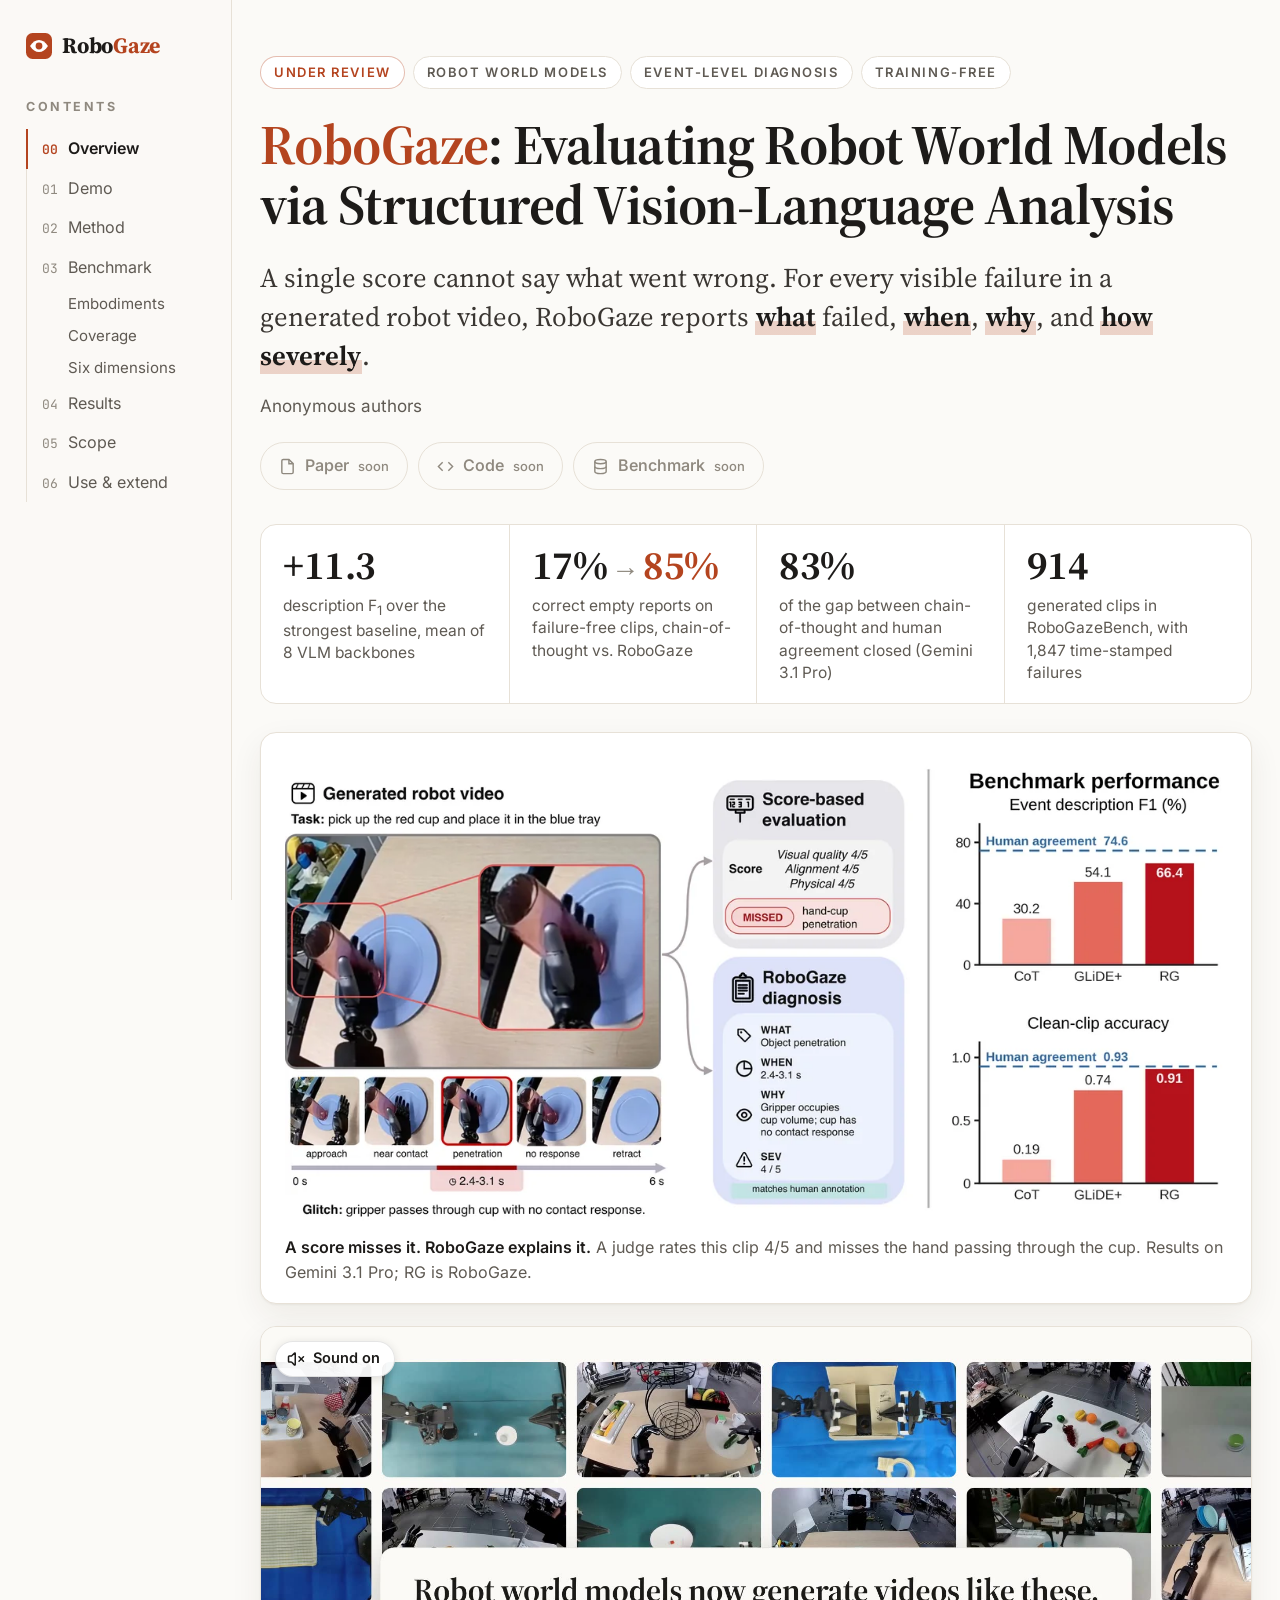
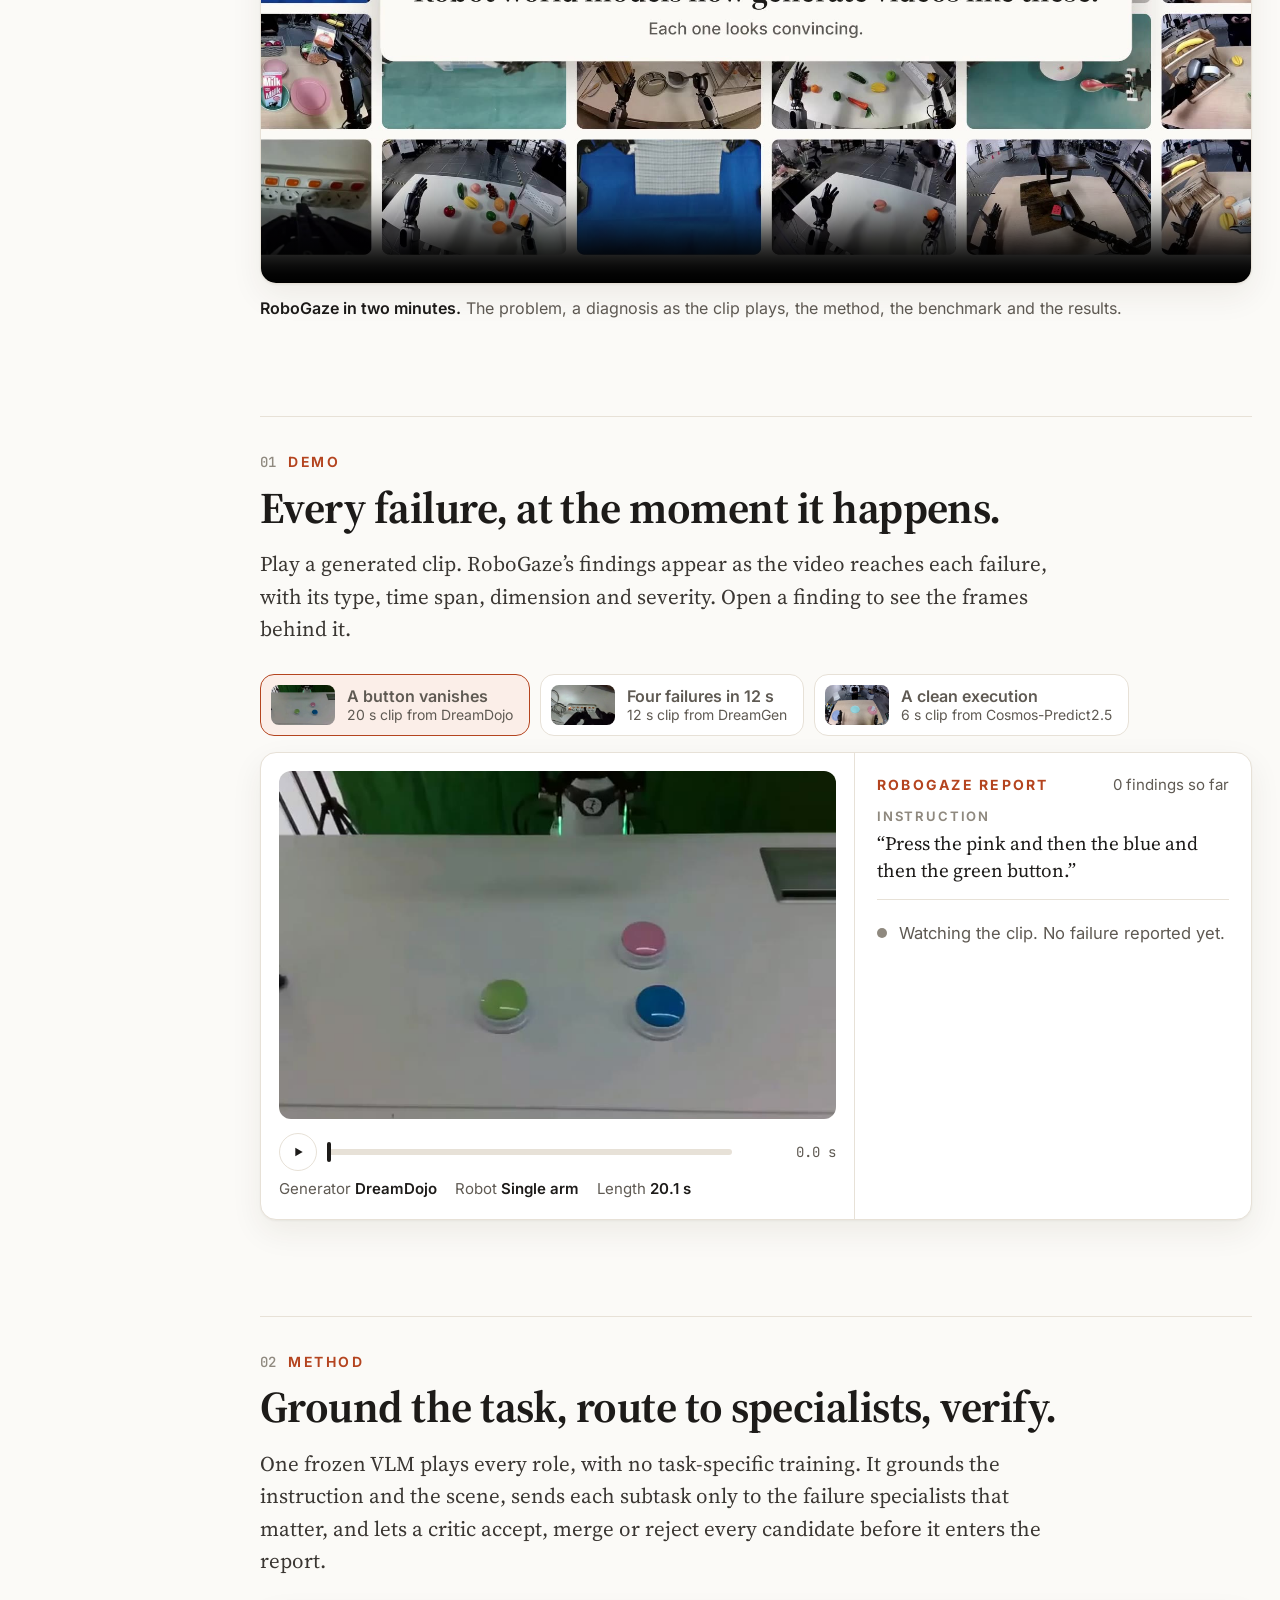
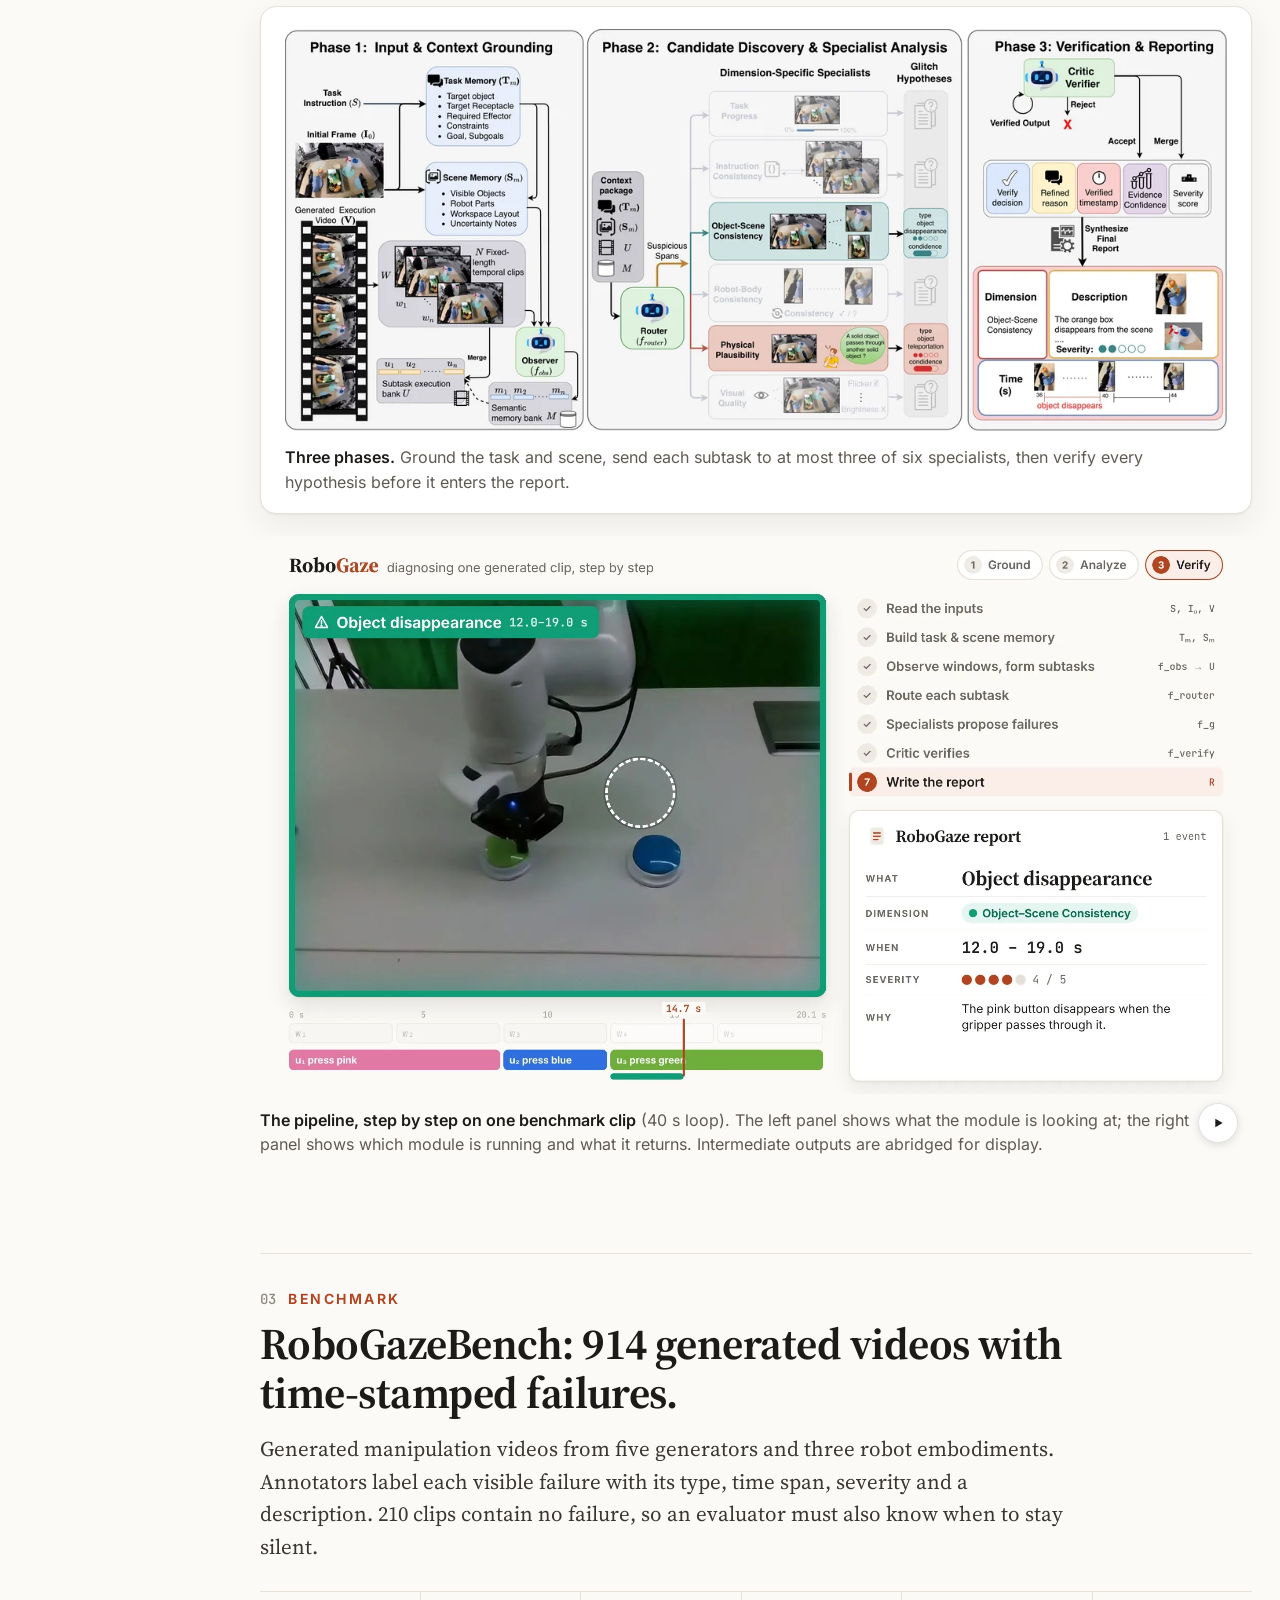
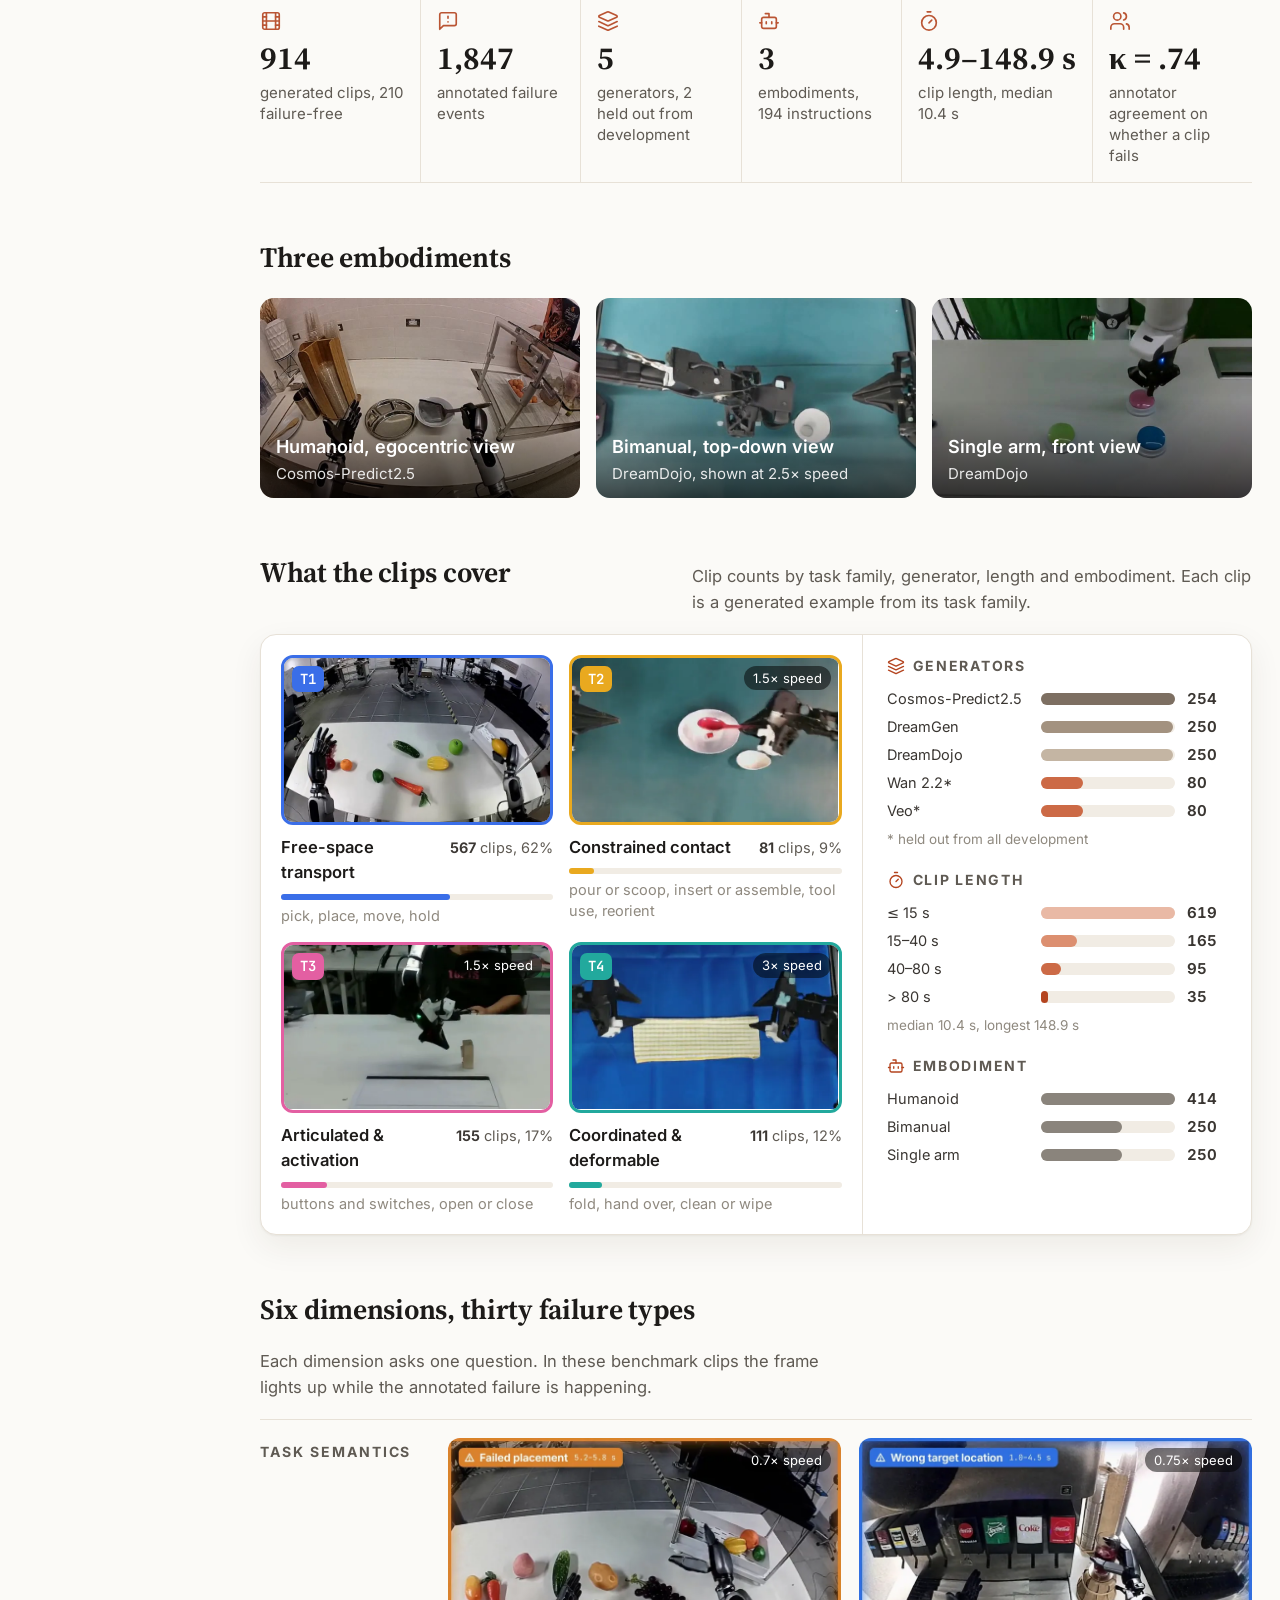
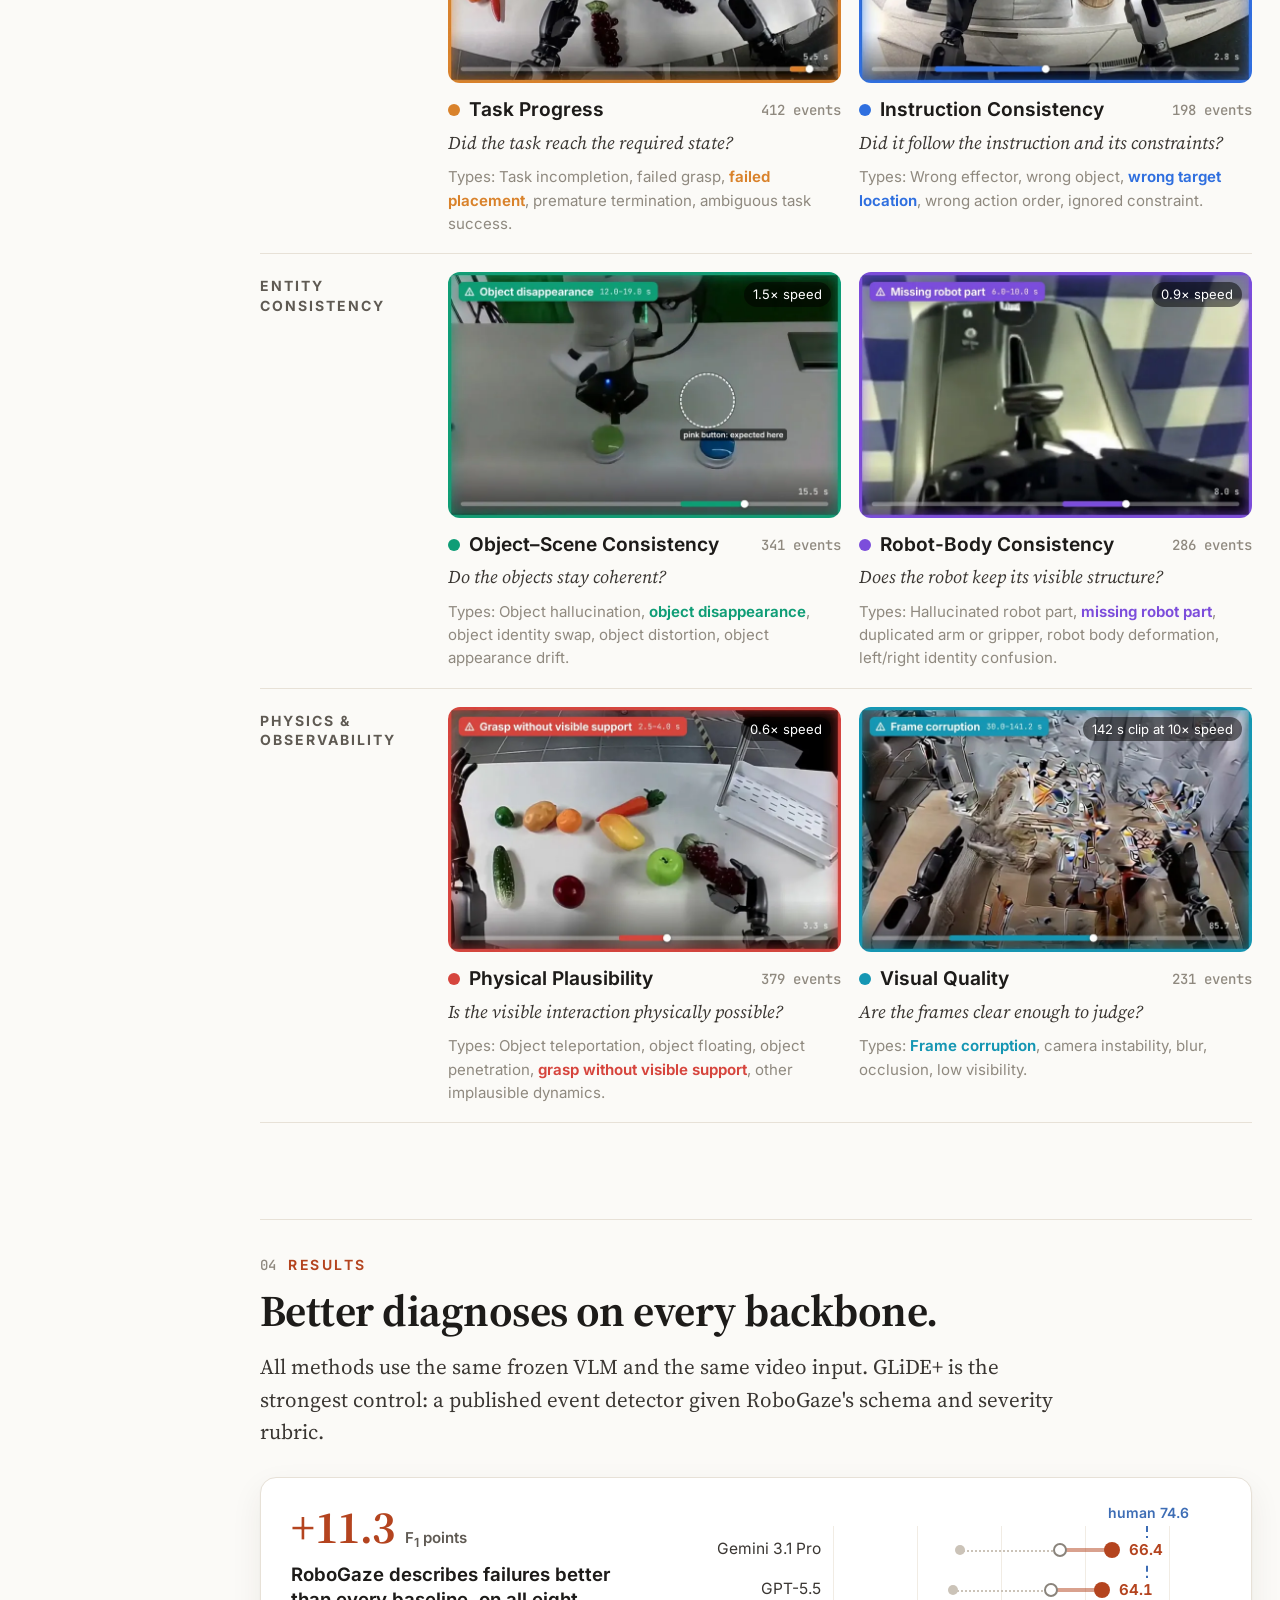
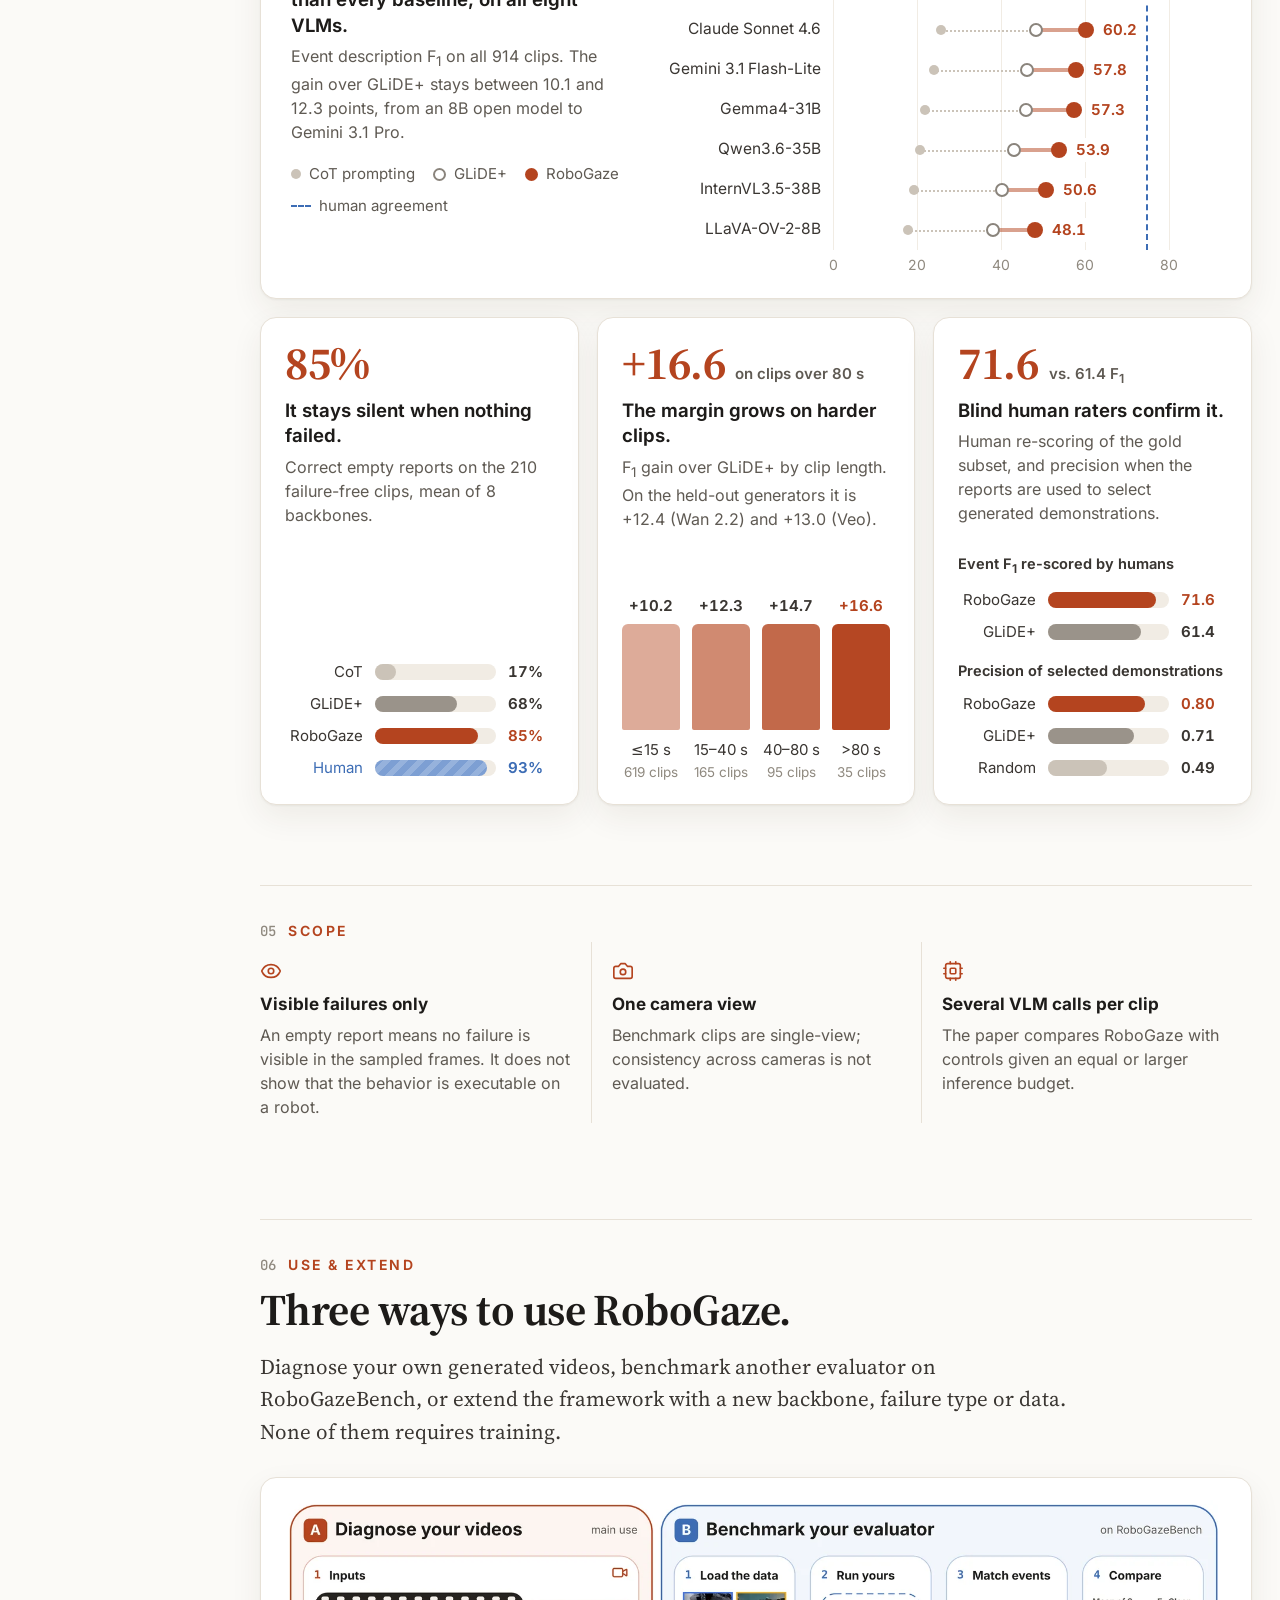
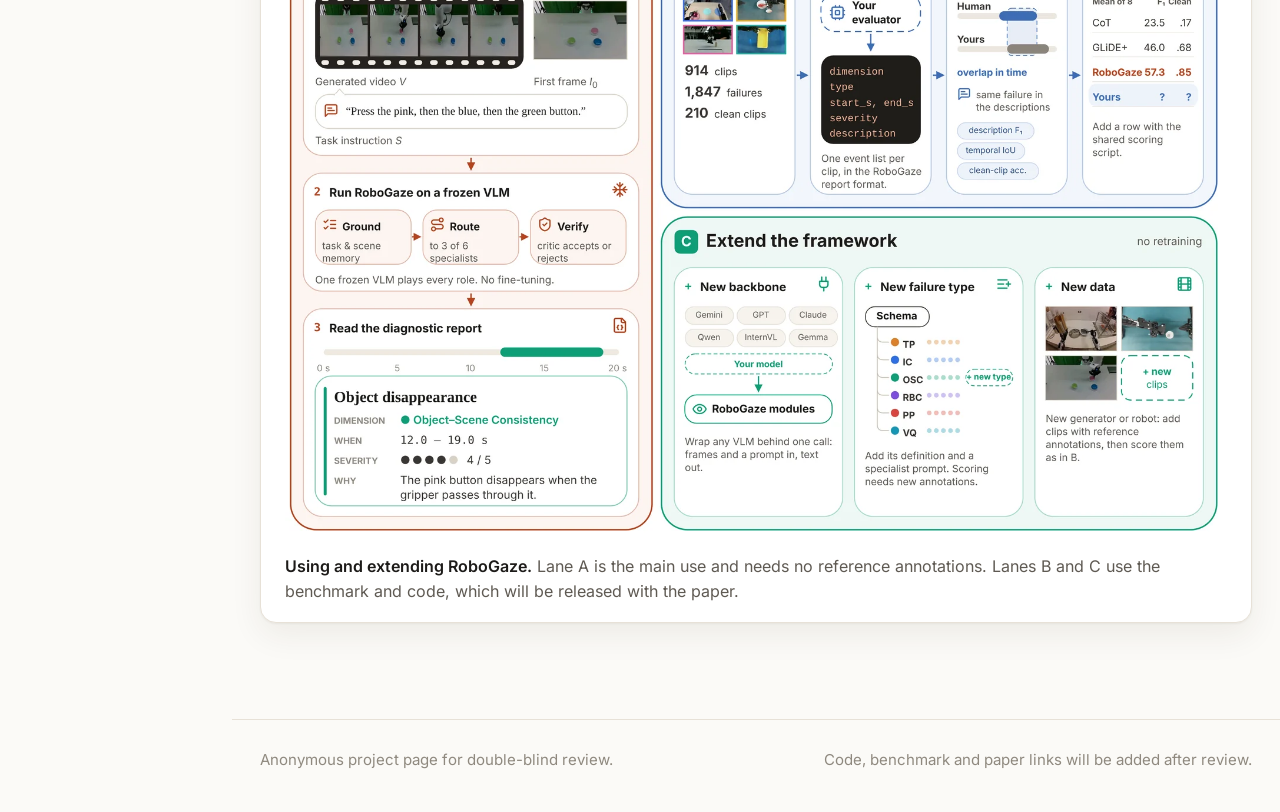
<file: index.html>
<!DOCTYPE html>
<html lang="en">
<head>
<meta charset="utf-8">
<meta name="viewport" content="width=device-width, initial-scale=1">
<meta name="robots" content="noindex, nofollow">
<meta name="theme-color" content="#fbfaf7">
<title>RoboGaze: Evaluating Robot World Models via Structured Vision-Language Analysis</title>
<meta name="description" content="RoboGaze reports what failed, when, why and how severely in generated robot videos. RoboGazeBench: 914 generated manipulation clips with time-stamped failure annotations.">
<meta property="og:title" content="RoboGaze: Evaluating Robot World Models via Structured Vision-Language Analysis">
<meta property="og:description" content="Not one score per video: every failure, with what, when, why and how severely.">
<meta property="og:type" content="website">
<meta property="og:site_name" content="RoboGaze">
<meta property="og:url" content="https://robogazeproject.github.io/RoboGazeProject/">
<meta property="og:image" content="https://robogazeproject.github.io/RoboGazeProject/static/img/og.jpg">
<meta property="og:image:type" content="image/jpeg">
<meta property="og:image:width" content="1200">
<meta property="og:image:height" content="630">
<meta property="og:image:alt" content="RoboGaze teaser: a score-based judge rates a robot video 4/5 and misses the gripper passing through the cup; RoboGaze reports what, when, why and severity.">
<meta name="twitter:card" content="summary_large_image">
<meta name="twitter:image" content="https://robogazeproject.github.io/RoboGazeProject/static/img/og.jpg">
<link rel="icon" href="data:image/svg+xml,%3Csvg xmlns='http://www.w3.org/2000/svg' viewBox='0 0 32 32'%3E%3Crect width='32' height='32' rx='8' fill='%23b4441f'/%3E%3Cpath d='M5 16c3-5 6.8-7.5 11-7.5S24 11 27 16c-3 5-6.8 7.5-11 7.5S8 21 5 16z' fill='%23fff'/%3E%3Ccircle cx='16' cy='16' r='4.2' fill='%23b4441f'/%3E%3C/svg%3E">
<link rel="preload" href="static/fonts/sourceserif.woff2" as="font" type="font/woff2" crossorigin>
<link rel="preload" href="static/fonts/inter.woff2" as="font" type="font/woff2" crossorigin>
<link rel="stylesheet" href="static/css/site.css">
</head>
<body>
<a class="skip" href="#main">Skip to content</a>
<div id="progress" aria-hidden="true"></div>

<aside class="side" id="side" aria-label="Contents">
  <a class="brand" href="#top" aria-label="RoboGaze, back to top">
    <svg viewBox="0 0 32 32" aria-hidden="true"><rect width="32" height="32" rx="8" fill="#b4441f"/><path d="M5 16c3-5 6.8-7.5 11-7.5S24 11 27 16c-3 5-6.8 7.5-11 7.5S8 21 5 16z" fill="#fff"/><circle cx="16" cy="16" r="4.2" fill="#b4441f"/></svg>
    <span>Robo<em>Gaze</em></span>
  </a>
  <p class="side-cap">Contents</p>
  <ol class="toc">
    <li><a href="#top"><span class="n">00</span>Overview</a></li>
    <li><a href="#demo"><span class="n">01</span>Demo</a></li>
    <li><a href="#method"><span class="n">02</span>Method</a></li>
    <li><a href="#benchmark"><span class="n">03</span>Benchmark</a>
      <ol>
        <li><a href="#embodiments">Embodiments</a></li>
        <li><a href="#composition">Coverage</a></li>
        <li><a href="#dimensions">Six dimensions</a></li>
      </ol>
    </li>
    <li><a href="#results"><span class="n">04</span>Results</a></li>
    <li><a href="#scope"><span class="n">05</span>Scope</a></li>
    <li><a href="#use"><span class="n">06</span>Use &amp; extend</a></li>
  </ol>
</aside>

<nav class="nav" id="nav" aria-label="Sections">
  <div class="wrap">
    <a class="brand" href="#top" aria-label="RoboGaze, back to top">
      <svg viewBox="0 0 32 32" aria-hidden="true"><rect width="32" height="32" rx="8" fill="#b4441f"/><path d="M5 16c3-5 6.8-7.5 11-7.5S24 11 27 16c-3 5-6.8 7.5-11 7.5S8 21 5 16z" fill="#fff"/><circle cx="16" cy="16" r="4.2" fill="#b4441f"/></svg>
      <span>Robo<em>Gaze</em></span>
    </a>
    <ul>
      <li><a href="#demo">Demo</a></li>
      <li><a href="#method">Method</a></li>
      <li><a href="#benchmark">Benchmark</a></li>
      <li><a href="#results">Results</a></li>
      <li><a href="#use">Use</a></li>
    </ul>
  </div>
</nav>

<header class="hero" id="top">
  <div class="wrap">
    <div class="chips">
      <span class="chip hot">Under review</span>
      <span class="chip">Robot world models</span>
      <span class="chip">Event-level diagnosis</span>
      <span class="chip">Training-free</span>
    </div>
    <h1><span class="name">RoboGaze</span>: Evaluating Robot World Models via Structured Vision-Language Analysis</h1>
    <p class="statement">A single score cannot say what went wrong. For every visible failure in a generated robot video, RoboGaze reports <b>what</b> failed, <b>when</b>, <b>why</b>, and <b>how severely</b>.</p>
    <p class="authors">Anonymous authors</p>
    <div class="btns">
      <span class="btn off" aria-disabled="true"><svg viewBox="0 0 24 24" fill="none" stroke="currentColor" stroke-width="2" aria-hidden="true"><path d="M14 2H6a2 2 0 0 0-2 2v16a2 2 0 0 0 2 2h12a2 2 0 0 0 2-2V8z"/><path d="M14 2v6h6"/></svg>Paper <small>soon</small></span>
      <span class="btn off" aria-disabled="true"><svg viewBox="0 0 24 24" fill="none" stroke="currentColor" stroke-width="2" aria-hidden="true"><path d="m16 18 6-6-6-6"/><path d="m8 6-6 6 6 6"/></svg>Code <small>soon</small></span>
      <span class="btn off" aria-disabled="true"><svg viewBox="0 0 24 24" fill="none" stroke="currentColor" stroke-width="2" aria-hidden="true"><ellipse cx="12" cy="5" rx="8" ry="3"/><path d="M4 5v14c0 1.7 3.6 3 8 3s8-1.3 8-3V5"/><path d="M4 12c0 1.7 3.6 3 8 3s8-1.3 8-3"/></svg>Benchmark <small>soon</small></span>
    </div>

    <div class="stats">
      <div class="stat"><div class="n hi">+11.3</div><div class="l">description F<sub>1</sub> over the strongest baseline, mean of 8 VLM backbones</div></div>
      <div class="stat"><div class="n">17%<span class="arr">→</span><span class="hi">85%</span></div><div class="l">correct empty reports on failure-free clips, chain-of-thought vs. RoboGaze</div></div>
      <div class="stat"><div class="n">83%</div><div class="l">of the gap between chain-of-thought and human agreement closed (Gemini 3.1 Pro)</div></div>
      <div class="stat"><div class="n">914</div><div class="l">generated clips in RoboGazeBench, with 1,847 time-stamped failures</div></div>
    </div>

    <figure class="figure-card">
      <a class="zoom" href="static/img/teaser.webp" target="_blank" rel="noopener" aria-label="Open the figure at full size"><img src="static/img/teaser.webp" srcset="static/img/teaser-1200.webp 1200w, static/img/teaser.webp 2400w" sizes="(max-width: 1160px) 100vw, 1110px" width="2400" height="1188" alt="Left: a generated clip in which a robot hand passes through a cup between 2.4 and 3.1 seconds. Middle: a score-based evaluator gives 4 out of 5 and misses the failure, while the RoboGaze diagnosis states what (object penetration), when (2.4 to 3.1 s), why and severity 4 of 5. Right: bar charts of event description F1 and clean-clip accuracy for CoT, GLiDE+ and RoboGaze, with dashed lines for human agreement."></a>
      <figcaption><b>A score misses it. RoboGaze explains it.</b> A judge rates this clip 4/5 and misses the hand passing through the cup. Results on Gemini 3.1 Pro; RG is RoboGaze.</figcaption>
    </figure>

    <figure class="ov" id="overview">
      <div class="ov-box">
        <video id="ovVideo" controls muted loop playsinline preload="none" poster="static/video/overview.jpg" width="1920" height="1080" data-audio aria-label="RoboGaze overview video: the problem, a diagnosis as the clip plays, the method, the benchmark and the main results.">
          <source src="static/video/overview.mp4" type="video/mp4">
        </video>
        <button class="ov-sound" type="button" id="ovSound" hidden><svg viewBox="0 0 24 24" fill="none" stroke="currentColor" stroke-width="2" stroke-linecap="round" stroke-linejoin="round" aria-hidden="true"><path d="M11 4.7a.7.7 0 0 0-1.2-.5L6.4 7.6A1.4 1.4 0 0 1 5.4 8H3a1 1 0 0 0-1 1v6a1 1 0 0 0 1 1h2.4a1.4 1.4 0 0 1 1 .4l3.4 3.4a.7.7 0 0 0 1.2-.5z"/><path class="w" d="M16 9a5 5 0 0 1 0 6"/><path class="w" d="M19.4 18.4a9 9 0 0 0 0-12.8"/><path class="m" d="m22 9-6 6"/><path class="m" d="m16 9 6 6"/></svg><span>Sound on</span></button>
      </div>
      <figcaption><b>RoboGaze in two minutes.</b> The problem, a diagnosis as the clip plays, the method, the benchmark and the results.</figcaption>
    </figure>
  </div>
</header>

<main id="main">

<!-- ========== 01 DEMO ========== -->
<section class="sec" id="demo">
  <div class="wrap">
    <div class="sec-head">
      <div class="kicker"><span>01</span>Demo</div>
      <h2>Every failure, at the moment it happens.</h2>
      <p class="lede">Play a generated clip. RoboGaze’s findings appear as the video reaches each failure, with its type, time span, dimension and severity. Open a finding to see the frames behind it.</p>
    </div>

    <div class="tabs" role="tablist" aria-label="Example clips" id="tabs"></div>
    <div class="card demo">
      <div class="player">
        <div class="vbox" id="vbox">
          <video id="dv" muted playsinline preload="metadata" aria-label="Generated robot video"></video>
          <div class="vborder"></div>
          <div class="vchip" id="vchip"><svg viewBox="0 0 24 24" fill="none" stroke="#fff" stroke-width="2.3" stroke-linecap="round" stroke-linejoin="round" aria-hidden="true"><path d="M12 3 2.5 20h19z"/><path d="M12 10v4.5"/><circle cx="12" cy="17.3" r=".6" fill="#fff"/></svg><span id="vchipText"></span></div>
          <div class="vstate">paused</div>
        </div>
        <div class="tlbar">
          <button class="pp" id="pp" type="button" aria-label="Pause"><svg viewBox="0 0 24 24" fill="currentColor" aria-hidden="true"><path id="ppIcon" d="M7 5h3.5v14H7zM13.5 5H17v14h-3.5z"/></svg></button>
          <div class="track" id="track" role="slider" tabindex="0" aria-label="Clip position" aria-valuemin="0" aria-valuemax="100" aria-valuenow="0"><div class="rail"></div><div id="spans"></div><div class="head" id="head"></div></div>
          <span class="ttime mono" id="ttime">0.0 s</span>
        </div>
        <div class="meta" id="meta"></div>
      </div>
      <aside class="report" aria-live="polite">
        <div class="r-head"><h3>RoboGaze report</h3><span class="count" id="count"></span></div>
        <div class="instr" id="instr"></div>
        <div class="watching" id="watching"><i></i><span>Watching the clip. No failure reported yet.</span></div>
        <div class="findings" id="findings"></div>
      </aside>
    </div>
  </div>
</section>

<!-- ========== 02 METHOD ========== -->
<section class="sec" id="method">
  <div class="wrap">
    <div class="sec-head">
      <div class="kicker"><span>02</span>Method</div>
      <h2>Ground the task, route to specialists, verify.</h2>
      <p class="lede">One frozen VLM plays every role, with no task-specific training. It grounds the instruction and the scene, sends each subtask only to the failure specialists that matter, and lets a critic accept, merge or reject every candidate before it enters the report.</p>
    </div>
    <figure class="figure-card" style="margin-top:0">
      <a class="zoom" href="static/img/pipeline.webp" target="_blank" rel="noopener" aria-label="Open the figure at full size"><img src="static/img/pipeline.webp" srcset="static/img/pipeline-1200.webp 1200w, static/img/pipeline.webp 2400w" sizes="(max-width: 1160px) 100vw, 1110px" width="2400" height="1024" loading="lazy" alt="RoboGaze framework in three phases: input and context grounding with task memory, scene memory, an observer over fixed-length windows and subtask segments; candidate discovery where a router sends suspicious spans to six dimension-specific specialists that produce failure hypotheses; verification and reporting where a critic verifier accepts, merges or rejects hypotheses and synthesizes the final report with dimension, description, severity and time."></a>
      <figcaption><b>Three phases.</b> Ground the task and scene, send each subtask to at most three of six specialists, then verify every hypothesis before it enters the report.</figcaption>
    </figure>
    <figure class="anim">
      <video id="animVideo" class="autoplay" muted loop playsinline preload="none" poster="static/video/method/method.webp" width="1920" height="1080" aria-label="Animation of RoboGaze diagnosing one clip: inputs, task and scene memory, observer windows and subtasks, router scores, specialist hypotheses, critic verdicts and the final report.">
        <source src="static/video/method/robogaze_method.mp4" type="video/mp4">
      </video>
      <div class="ctl"><button class="vctl" type="button" data-for="animVideo" aria-label="Pause animation"><svg viewBox="0 0 24 24" fill="currentColor" aria-hidden="true"><path d="M7 5h3.5v14H7zM13.5 5H17v14h-3.5z"/></svg></button></div>
      <figcaption><b>The pipeline, step by step on one benchmark clip</b> (40 s loop). The left panel shows what the module is looking at; the right panel shows which module is running and what it returns. Intermediate outputs are abridged for display.</figcaption>
    </figure>
  </div>
</section>

<!-- ========== 03 BENCHMARK ========== -->
<section class="sec" id="benchmark">
  <div class="wrap">
    <div class="sec-head">
      <div class="kicker"><span>03</span>Benchmark</div>
      <h2>RoboGazeBench: 914 generated videos with time-stamped failures.</h2>
      <p class="lede">Generated manipulation videos from five generators and three robot embodiments. Annotators label each visible failure with its type, time span, severity and a description. 210 clips contain no failure, so an evaluator must also know when to stay silent.</p>
    </div>

    <div class="strip">
      <div><svg class="ic ic-film" xmlns="http://www.w3.org/2000/svg" aria-hidden="true" focusable="false" viewBox="0 0 24 24" fill="none" stroke="currentColor" stroke-width="2" stroke-linecap="round" stroke-linejoin="round" > <rect width="18" height="18" x="3" y="3" rx="2" /> <path d="M7 3v18" /> <path d="M3 7.5h4" /> <path d="M3 12h18" /> <path d="M3 16.5h4" /> <path d="M17 3v18" /> <path d="M17 7.5h4" /> <path d="M17 16.5h4" /> </svg><b>914</b><span>generated clips, 210 failure-free</span></div>
      <div><svg class="ic ic-message-square-warning" xmlns="http://www.w3.org/2000/svg" aria-hidden="true" focusable="false" viewBox="0 0 24 24" fill="none" stroke="currentColor" stroke-width="2" stroke-linecap="round" stroke-linejoin="round" > <path d="M21 15a2 2 0 0 1-2 2H7l-4 4V5a2 2 0 0 1 2-2h14a2 2 0 0 1 2 2z" /> <path d="M12 7v2" /> <path d="M12 13h.01" /> </svg><b>1,847</b><span>annotated failure events</span></div>
      <div><svg class="ic ic-layers" xmlns="http://www.w3.org/2000/svg" aria-hidden="true" focusable="false" viewBox="0 0 24 24" fill="none" stroke="currentColor" stroke-width="2" stroke-linecap="round" stroke-linejoin="round" > <path d="m12.83 2.18a2 2 0 0 0-1.66 0L2.6 6.08a1 1 0 0 0 0 1.83l8.58 3.91a2 2 0 0 0 1.66 0l8.58-3.9a1 1 0 0 0 0-1.83Z" /> <path d="m22 17.65-9.17 4.16a2 2 0 0 1-1.66 0L2 17.65" /> <path d="m22 12.65-9.17 4.16a2 2 0 0 1-1.66 0L2 12.65" /> </svg><b>5</b><span>generators, 2 held out from development</span></div>
      <div><svg class="ic ic-bot" xmlns="http://www.w3.org/2000/svg" aria-hidden="true" focusable="false" viewBox="0 0 24 24" fill="none" stroke="currentColor" stroke-width="2" stroke-linecap="round" stroke-linejoin="round" > <path d="M12 8V4H8" /> <rect width="16" height="12" x="4" y="8" rx="2" /> <path d="M2 14h2" /> <path d="M20 14h2" /> <path d="M15 13v2" /> <path d="M9 13v2" /> </svg><b>3</b><span>embodiments, 194 instructions</span></div>
      <div><svg class="ic ic-timer" xmlns="http://www.w3.org/2000/svg" aria-hidden="true" focusable="false" viewBox="0 0 24 24" fill="none" stroke="currentColor" stroke-width="2" stroke-linecap="round" stroke-linejoin="round" > <line x1="10" x2="14" y1="2" y2="2" /> <line x1="12" x2="15" y1="14" y2="11" /> <circle cx="12" cy="14" r="8" /> </svg><b>4.9–148.9 s</b><span>clip length, median 10.4 s</span></div>
      <div><svg class="ic ic-users" xmlns="http://www.w3.org/2000/svg" aria-hidden="true" focusable="false" viewBox="0 0 24 24" fill="none" stroke="currentColor" stroke-width="2" stroke-linecap="round" stroke-linejoin="round" > <path d="M16 21v-2a4 4 0 0 0-4-4H6a4 4 0 0 0-4 4v2" /> <circle cx="9" cy="7" r="4" /> <path d="M22 21v-2a4 4 0 0 0-3-3.87" /> <path d="M16 3.13a4 4 0 0 1 0 7.75" /> </svg><b>κ = .74</b><span>annotator agreement on whether a clip fails</span></div>
    </div>

    <div class="sub-h" id="embodiments"><h3>Three embodiments</h3></div>
    <div class="emb">
      <figure><video class="autoplay" muted loop playsinline preload="none" poster="static/video/embodiment/humanoid.jpg" aria-label="Humanoid, egocentric view, generated by Cosmos-Predict2.5"><source src="static/video/embodiment/humanoid.mp4" type="video/mp4"></video><figcaption><b>Humanoid, egocentric view</b><span>Cosmos-Predict2.5</span></figcaption></figure>
      <figure><video class="autoplay" muted loop playsinline preload="none" poster="static/video/embodiment/bimanual.jpg" aria-label="Bimanual robot, top-down view, generated by DreamDojo, 2.5 times speed"><source src="static/video/embodiment/bimanual.mp4" type="video/mp4"></video><figcaption><b>Bimanual, top-down view</b><span>DreamDojo, shown at 2.5× speed</span></figcaption></figure>
      <figure><video class="autoplay" muted loop playsinline preload="none" poster="static/video/embodiment/single.jpg" aria-label="Single arm, front view, generated by DreamDojo"><source src="static/video/embodiment/single.mp4" type="video/mp4"></video><figcaption><b>Single arm, front view</b><span>DreamDojo</span></figcaption></figure>
    </div>
    <div class="sub-h" id="composition"><h3>What the clips cover</h3><p>Clip counts by task family, generator, length and embodiment. Each clip is a generated example from its task family.</p></div>
    <div class="card comp"><div class="fams"><figure class="fam fam-t1"><div class="fam-img"><video class="autoplay" muted loop playsinline preload="none" poster="static/video/families/t1.webp" aria-label="Generated clip from Free-space transport: a humanoid moves a piece of fruit into a tray."><source src="static/video/families/t1.mp4" type="video/mp4"></video><span class="fam-badge">T1</span></div>
<figcaption><b>Free-space transport</b><span class="fam-n"><em>567</em> clips, 62%</span><i class="fam-bar"><i style="width:62.0%"></i></i><span class="fam-p">pick, place, move, hold</span></figcaption></figure><figure class="fam fam-t2"><div class="fam-img"><video class="autoplay" muted loop playsinline preload="none" poster="static/video/families/t2.webp" aria-label="Generated clip from Constrained contact: two arms spoon a red block into a bowl."><source src="static/video/families/t2.mp4" type="video/mp4"></video><span class="fam-badge">T2</span><span class="fam-speed">1.5× speed</span></div>
<figcaption><b>Constrained contact</b><span class="fam-n"><em>81</em> clips, 9%</span><i class="fam-bar"><i style="width:8.9%"></i></i><span class="fam-p">pour or scoop, insert or assemble, tool use, reorient</span></figcaption></figure><figure class="fam fam-t3"><div class="fam-img"><video class="autoplay" muted loop playsinline preload="none" poster="static/video/families/t3.webp" aria-label="Generated clip from Articulated & activation: a single arm reaches for a light switch."><source src="static/video/families/t3.mp4" type="video/mp4"></video><span class="fam-badge">T3</span><span class="fam-speed">1.5× speed</span></div>
<figcaption><b>Articulated & activation</b><span class="fam-n"><em>155</em> clips, 17%</span><i class="fam-bar"><i style="width:17.0%"></i></i><span class="fam-p">buttons and switches, open or close</span></figcaption></figure><figure class="fam fam-t4"><div class="fam-img"><video class="autoplay" muted loop playsinline preload="none" poster="static/video/families/t4.webp" aria-label="Generated clip from Coordinated & deformable: two arms fold a towel."><source src="static/video/families/t4.mp4" type="video/mp4"></video><span class="fam-badge">T4</span><span class="fam-speed">3× speed</span></div>
<figcaption><b>Coordinated & deformable</b><span class="fam-n"><em>111</em> clips, 12%</span><i class="fam-bar"><i style="width:12.1%"></i></i><span class="fam-p">fold, hand over, clean or wipe</span></figcaption></figure></div><div class="comp-side"><div class="cs"><h4><svg class="ic ic-layers" xmlns="http://www.w3.org/2000/svg" aria-hidden="true" focusable="false" viewBox="0 0 24 24" fill="none" stroke="currentColor" stroke-width="2" stroke-linecap="round" stroke-linejoin="round" > <path d="m12.83 2.18a2 2 0 0 0-1.66 0L2.6 6.08a1 1 0 0 0 0 1.83l8.58 3.91a2 2 0 0 0 1.66 0l8.58-3.9a1 1 0 0 0 0-1.83Z" /> <path d="m22 17.65-9.17 4.16a2 2 0 0 1-1.66 0L2 17.65" /> <path d="m22 12.65-9.17 4.16a2 2 0 0 1-1.66 0L2 12.65" /> </svg>Generators</h4><div class="hb wide" role="img" aria-label="Clips per generator: Cosmos-Predict2.5 254, DreamGen 250, DreamDojo 250, Wan 2.2 80, Veo 80."><div class="hb-row hb-g1"><span>Cosmos-Predict2.5</span><div class="hb-t"><i style="width:100.0%"></i></div><b>254</b></div><div class="hb-row hb-g2"><span>DreamGen</span><div class="hb-t"><i style="width:98.4%"></i></div><b>250</b></div><div class="hb-row hb-g3"><span>DreamDojo</span><div class="hb-t"><i style="width:98.4%"></i></div><b>250</b></div><div class="hb-row hb-g4"><span>Wan 2.2*</span><div class="hb-t"><i style="width:31.5%"></i></div><b>80</b></div><div class="hb-row hb-g5"><span>Veo*</span><div class="hb-t"><i style="width:31.5%"></i></div><b>80</b></div></div><p class="cs-note">* held out from all development</p></div><div class="cs"><h4><svg class="ic ic-timer" xmlns="http://www.w3.org/2000/svg" aria-hidden="true" focusable="false" viewBox="0 0 24 24" fill="none" stroke="currentColor" stroke-width="2" stroke-linecap="round" stroke-linejoin="round" > <line x1="10" x2="14" y1="2" y2="2" /> <line x1="12" x2="15" y1="14" y2="11" /> <circle cx="12" cy="14" r="8" /> </svg>Clip length</h4><div class="hb wide" role="img" aria-label="Clips by length: up to 15 s 619, 15 to 40 s 165, 40 to 80 s 95, over 80 s 35."><div class="hb-row hb-l1"><span>≤ 15 s</span><div class="hb-t"><i style="width:100.0%"></i></div><b>619</b></div><div class="hb-row hb-l2"><span>15–40 s</span><div class="hb-t"><i style="width:26.7%"></i></div><b>165</b></div><div class="hb-row hb-l3"><span>40–80 s</span><div class="hb-t"><i style="width:15.3%"></i></div><b>95</b></div><div class="hb-row hb-l4"><span>> 80 s</span><div class="hb-t"><i style="width:5.7%"></i></div><b>35</b></div></div><p class="cs-note">median 10.4 s, longest 148.9 s</p></div><div class="cs"><h4><svg class="ic ic-bot" xmlns="http://www.w3.org/2000/svg" aria-hidden="true" focusable="false" viewBox="0 0 24 24" fill="none" stroke="currentColor" stroke-width="2" stroke-linecap="round" stroke-linejoin="round" > <path d="M12 8V4H8" /> <rect width="16" height="12" x="4" y="8" rx="2" /> <path d="M2 14h2" /> <path d="M20 14h2" /> <path d="M15 13v2" /> <path d="M9 13v2" /> </svg>Embodiment</h4><div class="hb wide" role="img" aria-label="Clips by embodiment: humanoid 414, bimanual 250, single arm 250."><div class="hb-row hb-e1"><span>Humanoid</span><div class="hb-t"><i style="width:100.0%"></i></div><b>414</b></div><div class="hb-row hb-e2"><span>Bimanual</span><div class="hb-t"><i style="width:60.4%"></i></div><b>250</b></div><div class="hb-row hb-e3"><span>Single arm</span><div class="hb-t"><i style="width:60.4%"></i></div><b>250</b></div></div></div></div></div>

    <div class="sub-h" id="dimensions"><h3>Six dimensions, thirty failure types</h3><p>Each dimension asks one question. In these benchmark clips the frame lights up while the annotated failure is happening.</p></div>
    <div class="group"><h4>Task semantics</h4>
<div class="dim" style="--c:#d9822b">
  <div class="vid"><video class="autoplay" muted loop playsinline preload="none" poster="static/video/dims/tp.webp" aria-label="Task Progress: example of failed placement in a generated clip"><source src="static/video/dims/tp.mp4" type="video/mp4"></video><span class="tag">0.7× speed</span></div>
  <h5><i></i>Task Progress<span>412 events</span></h5>
  <p class="q">Did the task reach the required state?</p>
  <p class="types">Types: Task incompletion, failed grasp, <b>failed placement</b>, premature termination, ambiguous task success.</p>
</div>
<div class="dim" style="--c:#2f6fdf">
  <div class="vid"><video class="autoplay" muted loop playsinline preload="none" poster="static/video/dims/ic.webp" aria-label="Instruction Consistency: example of wrong target location in a generated clip"><source src="static/video/dims/ic.mp4" type="video/mp4"></video><span class="tag">0.75× speed</span></div>
  <h5><i></i>Instruction Consistency<span>198 events</span></h5>
  <p class="q">Did it follow the instruction and its constraints?</p>
  <p class="types">Types: Wrong effector, wrong object, <b>wrong target location</b>, wrong action order, ignored constraint.</p>
</div>
</div>
<div class="group"><h4>Entity consistency</h4>
<div class="dim" style="--c:#0f9d76">
  <div class="vid"><video class="autoplay" muted loop playsinline preload="none" poster="static/video/dims/osc.webp" aria-label="Object–Scene Consistency: example of object disappearance in a generated clip"><source src="static/video/dims/osc.mp4" type="video/mp4"></video><span class="tag">1.5× speed</span></div>
  <h5><i></i>Object–Scene Consistency<span>341 events</span></h5>
  <p class="q">Do the objects stay coherent?</p>
  <p class="types">Types: Object hallucination, <b>object disappearance</b>, object identity swap, object distortion, object appearance drift.</p>
</div>
<div class="dim" style="--c:#7c4ddb">
  <div class="vid"><video class="autoplay" muted loop playsinline preload="none" poster="static/video/dims/rbc.webp" aria-label="Robot-Body Consistency: example of missing robot part in a generated clip"><source src="static/video/dims/rbc.mp4" type="video/mp4"></video><span class="tag">0.9× speed</span></div>
  <h5><i></i>Robot-Body Consistency<span>286 events</span></h5>
  <p class="q">Does the robot keep its visible structure?</p>
  <p class="types">Types: Hallucinated robot part, <b>missing robot part</b>, duplicated arm or gripper, robot body deformation, left/right identity confusion.</p>
</div>
</div>
<div class="group"><h4>Physics &amp; observability</h4>
<div class="dim" style="--c:#d6453d">
  <div class="vid"><video class="autoplay" muted loop playsinline preload="none" poster="static/video/dims/pp.webp" aria-label="Physical Plausibility: example of grasp without visible support in a generated clip"><source src="static/video/dims/pp.mp4" type="video/mp4"></video><span class="tag">0.6× speed</span></div>
  <h5><i></i>Physical Plausibility<span>379 events</span></h5>
  <p class="q">Is the visible interaction physically possible?</p>
  <p class="types">Types: Object teleportation, object floating, object penetration, <b>grasp without visible support</b>, other implausible dynamics.</p>
</div>
<div class="dim" style="--c:#1596b3">
  <div class="vid"><video class="autoplay" muted loop playsinline preload="none" poster="static/video/dims/vq.webp" aria-label="Visual Quality: example of frame corruption in a generated clip"><source src="static/video/dims/vq.mp4" type="video/mp4"></video><span class="tag">142 s clip at 10× speed</span></div>
  <h5><i></i>Visual Quality<span>231 events</span></h5>
  <p class="q">Are the frames clear enough to judge?</p>
  <p class="types">Types: <b>Frame corruption</b>, camera instability, blur, occlusion, low visibility.</p>
</div>
</div>
  </div>
</section>

<!-- ========== 04 RESULTS ========== -->
<section class="sec" id="results">
  <div class="wrap">
    <div class="sec-head">
      <div class="kicker"><span>04</span>Results</div>
      <h2>Better diagnoses on every backbone.</h2>
      <p class="lede">All methods use the same frozen VLM and the same video input. GLiDE+ is the strongest control: a published event detector given RoboGaze's schema and severity rubric.</p>
    </div>
    <div class="card res-main">
      <div class="res-text">
        <div class="big">+11.3<small>F<sub>1</sub> points</small></div>
        <h3>RoboGaze describes failures better than every baseline, on all eight VLMs.</h3>
        <p>Event description F<sub>1</sub> on all 914 clips. The gain over GLiDE+ stays between 10.1 and 12.3 points, from an 8B open model to Gemini 3.1 Pro.</p>
        <div class="legend"><span><i class="lg-cot"></i>CoT prompting</span><span><i class="lg-gl"></i>GLiDE+</span><span><i class="lg-rg"></i>RoboGaze</span><span><i class="lg-hu"></i>human agreement</span></div>
      </div>
      <div class="db" role="img" aria-label="Description F1 on RoboGazeBench for eight VLM backbones. RoboGaze is higher than GLiDE+ and chain-of-thought prompting on every backbone; human agreement is 74.6."><div class="db-plot"><div class="db-grid"><i style="left:0.00%"></i><i style="left:25.00%"></i><i style="left:50.00%"></i><i style="left:75.00%"></i><i style="left:100.00%"></i><i class="db-h" style="left:93.25%"><span>human 74.6</span></i></div><div class="db-row"><span class="db-l">Gemini 3.1 Pro</span><div class="db-t">
  <i class="db-a" style="left:37.75%;width:calc(67.62% - 37.75%)"></i><i class="db-b" style="left:67.62%;width:calc(83.00% - 67.62%)"></i>
  <i class="db-cot" style="left:37.75%" title="CoT 30.2"></i><i class="db-g" style="left:67.62%" title="GLiDE+ 54.1"></i><i class="db-r" style="left:83.00%" title="RoboGaze 66.4"></i>
  <b class="db-v" style="left:83.00%">66.4</b></div></div><div class="db-row"><span class="db-l">GPT-5.5</span><div class="db-t">
  <i class="db-a" style="left:35.75%;width:calc(65.00% - 35.75%)"></i><i class="db-b" style="left:65.00%;width:calc(80.12% - 65.00%)"></i>
  <i class="db-cot" style="left:35.75%" title="CoT 28.6"></i><i class="db-g" style="left:65.00%" title="GLiDE+ 52.0"></i><i class="db-r" style="left:80.12%" title="RoboGaze 64.1"></i>
  <b class="db-v" style="left:80.12%">64.1</b></div></div><div class="db-row"><span class="db-l">Claude Sonnet 4.6</span><div class="db-t">
  <i class="db-a" style="left:32.12%;width:calc(60.50% - 32.12%)"></i><i class="db-b" style="left:60.50%;width:calc(75.25% - 60.50%)"></i>
  <i class="db-cot" style="left:32.12%" title="CoT 25.7"></i><i class="db-g" style="left:60.50%" title="GLiDE+ 48.4"></i><i class="db-r" style="left:75.25%" title="RoboGaze 60.2"></i>
  <b class="db-v" style="left:75.25%">60.2</b></div></div><div class="db-row"><span class="db-l">Gemini 3.1 Flash-Lite</span><div class="db-t">
  <i class="db-a" style="left:30.12%;width:calc(57.88% - 30.12%)"></i><i class="db-b" style="left:57.88%;width:calc(72.25% - 57.88%)"></i>
  <i class="db-cot" style="left:30.12%" title="CoT 24.1"></i><i class="db-g" style="left:57.88%" title="GLiDE+ 46.3"></i><i class="db-r" style="left:72.25%" title="RoboGaze 57.8"></i>
  <b class="db-v" style="left:72.25%">57.8</b></div></div><div class="db-row"><span class="db-l">Gemma4-31B</span><div class="db-t">
  <i class="db-a" style="left:27.25%;width:calc(57.38% - 27.25%)"></i><i class="db-b" style="left:57.38%;width:calc(71.62% - 57.38%)"></i>
  <i class="db-cot" style="left:27.25%" title="CoT 21.8"></i><i class="db-g" style="left:57.38%" title="GLiDE+ 45.9"></i><i class="db-r" style="left:71.62%" title="RoboGaze 57.3"></i>
  <b class="db-v" style="left:71.62%">57.3</b></div></div><div class="db-row"><span class="db-l">Qwen3.6-35B</span><div class="db-t">
  <i class="db-a" style="left:25.75%;width:calc(53.88% - 25.75%)"></i><i class="db-b" style="left:53.88%;width:calc(67.38% - 53.88%)"></i>
  <i class="db-cot" style="left:25.75%" title="CoT 20.6"></i><i class="db-g" style="left:53.88%" title="GLiDE+ 43.1"></i><i class="db-r" style="left:67.38%" title="RoboGaze 53.9"></i>
  <b class="db-v" style="left:67.38%">53.9</b></div></div><div class="db-row"><span class="db-l">InternVL3.5-38B</span><div class="db-t">
  <i class="db-a" style="left:24.00%;width:calc(50.25% - 24.00%)"></i><i class="db-b" style="left:50.25%;width:calc(63.25% - 50.25%)"></i>
  <i class="db-cot" style="left:24.00%" title="CoT 19.2"></i><i class="db-g" style="left:50.25%" title="GLiDE+ 40.2"></i><i class="db-r" style="left:63.25%" title="RoboGaze 50.6"></i>
  <b class="db-v" style="left:63.25%">50.6</b></div></div><div class="db-row"><span class="db-l">LLaVA-OV-2-8B</span><div class="db-t">
  <i class="db-a" style="left:22.37%;width:calc(47.50% - 22.37%)"></i><i class="db-b" style="left:47.50%;width:calc(60.13% - 47.50%)"></i>
  <i class="db-cot" style="left:22.37%" title="CoT 17.9"></i><i class="db-g" style="left:47.50%" title="GLiDE+ 38.0"></i><i class="db-r" style="left:60.13%" title="RoboGaze 48.1"></i>
  <b class="db-v" style="left:60.13%">48.1</b></div></div><div class="db-row db-axis"><span class="db-l"></span><div class="db-t"><span style="left:0.00%">0</span><span style="left:25.00%">20</span><span style="left:50.00%">40</span><span style="left:75.00%">60</span><span style="left:100.00%">80</span></div></div></div></div>
    </div>
    <div class="res-tiles">
      <div class="card tile">
        <div class="big">85%</div>
        <h3>It stays silent when nothing failed.</h3>
        <p>Correct empty reports on the 210 failure-free clips, mean of 8 backbones.</p>
        <div class="hb " role="img" aria-label="Correct empty reports on 210 failure-free clips, mean over eight backbones: CoT 17%, GLiDE+ 68%, RoboGaze 85%; humans 93%."><div class="hb-row hb-cot"><span>CoT</span><div class="hb-t"><i style="width:17.0%"></i></div><b>17%</b></div><div class="hb-row hb-gl"><span>GLiDE+</span><div class="hb-t"><i style="width:68.0%"></i></div><b>68%</b></div><div class="hb-row hb-rg"><span>RoboGaze</span><div class="hb-t"><i style="width:85.0%"></i></div><b>85%</b></div><div class="hb-row hb-hu"><span>Human</span><div class="hb-t"><i style="width:93.0%"></i></div><b>93%</b></div></div>
      </div>
      <div class="card tile">
        <div class="big">+16.6<small>on clips over 80 s</small></div>
        <h3>The margin grows on harder clips.</h3>
        <p>F<sub>1</sub> gain over GLiDE+ by clip length. On the held-out generators it is +12.4 (Wan 2.2) and +13.0 (Veo).</p>
        <div class="vb" role="img" aria-label="F1 gain of RoboGaze over GLiDE+ by clip length: +10.2 up to 15 s, +12.3 for 15 to 40 s, +14.7 for 40 to 80 s, +16.6 above 80 s."><div class="vb-c"><b>+10.2</b><i style="height:56.7%;--k:0"></i><span>≤15 s</span><small>619 clips</small></div><div class="vb-c"><b>+12.3</b><i style="height:68.3%;--k:1"></i><span>15–40 s</span><small>165 clips</small></div><div class="vb-c"><b>+14.7</b><i style="height:81.7%;--k:2"></i><span>40–80 s</span><small>95 clips</small></div><div class="vb-c"><b>+16.6</b><i style="height:92.2%;--k:3"></i><span>>80 s</span><small>35 clips</small></div></div>
      </div>
      <div class="card tile">
        <div class="big">71.6<small>vs. 61.4 F<sub>1</sub></small></div>
        <h3>Blind human raters confirm it.</h3>
        <p>Human re-scoring of the gold subset, and precision when the reports are used to select generated demonstrations.</p>
        <p class="hb-cap">Event F<sub>1</sub> re-scored by humans</p><div class="hb " role="img" aria-label="Event F1 re-scored by three blind senior annotators on the gold subset: RoboGaze 71.6, GLiDE+ 61.4."><div class="hb-row hb-rg"><span>RoboGaze</span><div class="hb-t"><i style="width:89.5%"></i></div><b>71.6</b></div><div class="hb-row hb-gl"><span>GLiDE+</span><div class="hb-t"><i style="width:76.8%"></i></div><b>61.4</b></div></div><p class="hb-cap">Precision of selected demonstrations</p><div class="hb " role="img" aria-label="Usable-clip precision when keeping the top half of six candidates per condition: RoboGaze .80, GLiDE+ .71, random selection .49."><div class="hb-row hb-rg"><span>RoboGaze</span><div class="hb-t"><i style="width:80.0%"></i></div><b>0.80</b></div><div class="hb-row hb-gl"><span>GLiDE+</span><div class="hb-t"><i style="width:71.0%"></i></div><b>0.71</b></div><div class="hb-row hb-cot"><span>Random</span><div class="hb-t"><i style="width:49.0%"></i></div><b>0.49</b></div></div>
      </div>
    </div>
  </div>
</section>

<!-- ========== SCOPE ========== -->
<section class="sec" id="scope" style="padding-top:56px">
  <div class="wrap">
    <div class="sec-head" style="margin-bottom:0">
      <div class="kicker"><span>05</span>Scope</div>
    </div>
    <div class="scope" style="border-top:0">
      <div><svg class="ic ic-eye" xmlns="http://www.w3.org/2000/svg" aria-hidden="true" focusable="false" viewBox="0 0 24 24" fill="none" stroke="currentColor" stroke-width="2" stroke-linecap="round" stroke-linejoin="round" > <path d="M2.062 12.348a1 1 0 0 1 0-.696 10.75 10.75 0 0 1 19.876 0 1 1 0 0 1 0 .696 10.75 10.75 0 0 1-19.876 0" /> <circle cx="12" cy="12" r="3" /> </svg><b>Visible failures only</b><p>An empty report means no failure is visible in the sampled frames. It does not show that the behavior is executable on a robot.</p></div>
      <div><svg class="ic ic-camera" xmlns="http://www.w3.org/2000/svg" aria-hidden="true" focusable="false" viewBox="0 0 24 24" fill="none" stroke="currentColor" stroke-width="2" stroke-linecap="round" stroke-linejoin="round" > <path d="M14.5 4h-5L7 7H4a2 2 0 0 0-2 2v9a2 2 0 0 0 2 2h16a2 2 0 0 0 2-2V9a2 2 0 0 0-2-2h-3l-2.5-3z" /> <circle cx="12" cy="13" r="3" /> </svg><b>One camera view</b><p>Benchmark clips are single-view; consistency across cameras is not evaluated.</p></div>
      <div><svg class="ic ic-cpu" xmlns="http://www.w3.org/2000/svg" aria-hidden="true" focusable="false" viewBox="0 0 24 24" fill="none" stroke="currentColor" stroke-width="2" stroke-linecap="round" stroke-linejoin="round" > <rect width="16" height="16" x="4" y="4" rx="2" /> <rect width="6" height="6" x="9" y="9" rx="1" /> <path d="M15 2v2" /> <path d="M15 20v2" /> <path d="M2 15h2" /> <path d="M2 9h2" /> <path d="M20 15h2" /> <path d="M20 9h2" /> <path d="M9 2v2" /> <path d="M9 20v2" /> </svg><b>Several VLM calls per clip</b><p>The paper compares RoboGaze with controls given an equal or larger inference budget.</p></div>
    </div>
  </div>
</section>

<!-- ========== 06 USE & EXTEND ========== -->
<section class="sec" id="use">
  <div class="wrap">
    <div class="sec-head">
      <div class="kicker"><span>06</span>Use &amp; extend</div>
      <h2>Three ways to use RoboGaze.</h2>
      <p class="lede">Diagnose your own generated videos, benchmark another evaluator on RoboGazeBench, or extend the framework with a new backbone, failure type or data. None of them requires training.</p>
    </div>
    <figure class="figure-card ux-fig">
      <a class="zoom" href="static/img/using_robogaze.webp" target="_blank" rel="noopener" aria-label="Open the figure at full size"><img src="static/img/using_robogaze.webp" srcset="static/img/using_robogaze-1600.webp 1600w, static/img/using_robogaze.webp 3190w" sizes="(max-width: 1160px) 100vw, 1110px" width="3190" height="2170" loading="lazy" alt="Using and extending RoboGaze. A, diagnose your videos: inputs (generated video, first frame, task instruction), RoboGaze on a frozen VLM (ground, route, verify), and a time-stamped report. B, benchmark your evaluator: load RoboGazeBench, run your evaluator and export events, match them to human references in time and description, and compare with CoT, GLiDE+ and RoboGaze. C, extend the framework with a new VLM backbone, a new failure type or new data."></a>
      <figcaption><b>Using and extending RoboGaze.</b> Lane A is the main use and needs no reference annotations. Lanes B and C use the benchmark and code, which will be released with the paper.</figcaption>
    </figure>

    <div class="ux">
      <div class="lane lane-a">
        <div class="lane-h"><b>A</b><h3>Diagnose your videos</h3></div>
        <div class="st"><h4><i>1</i>Inputs<svg class="ic ic-video" xmlns="http://www.w3.org/2000/svg" aria-hidden="true" focusable="false" viewBox="0 0 24 24" fill="none" stroke="currentColor" stroke-width="2" stroke-linecap="round" stroke-linejoin="round" > <path d="m16 13 5.223 3.482a.5.5 0 0 0 .777-.416V7.87a.5.5 0 0 0-.752-.432L16 10.5" /> <rect x="2" y="6" width="14" height="12" rx="2" /> </svg></h4>
          <div class="ux-thumbs"><img src="static/img/evidence/button-e0-0.jpg" alt="" loading="lazy"><img src="static/video/demo/button.jpg" alt="" loading="lazy"></div>
          <p class="ux-q">“Press the pink, then the blue, then the green button.”</p>
          <p>A generated video, its first frame and the task instruction.</p></div>
        <div class="st"><h4><i>2</i>Run RoboGaze on a frozen VLM<svg class="ic ic-snowflake" xmlns="http://www.w3.org/2000/svg" aria-hidden="true" focusable="false" viewBox="0 0 24 24" fill="none" stroke="currentColor" stroke-width="2" stroke-linecap="round" stroke-linejoin="round" > <line x1="2" x2="22" y1="12" y2="12" /> <line x1="12" x2="12" y1="2" y2="22" /> <path d="m20 16-4-4 4-4" /> <path d="m4 8 4 4-4 4" /> <path d="m16 4-4 4-4-4" /> <path d="m8 20 4-4 4 4" /> </svg></h4>
          <div class="ux-chain"><span>Ground</span><i>→</i><span>Route</span><i>→</i><span>Verify</span></div>
          <p>One frozen VLM plays every role. No fine-tuning.</p></div>
        <div class="st"><h4><i>3</i>Read the report<svg class="ic ic-file-json" xmlns="http://www.w3.org/2000/svg" aria-hidden="true" focusable="false" viewBox="0 0 24 24" fill="none" stroke="currentColor" stroke-width="2" stroke-linecap="round" stroke-linejoin="round" > <path d="M15 2H6a2 2 0 0 0-2 2v16a2 2 0 0 0 2 2h12a2 2 0 0 0 2-2V7Z" /> <path d="M14 2v4a2 2 0 0 0 2 2h4" /> <path d="M10 12a1 1 0 0 0-1 1v1a1 1 0 0 1-1 1 1 1 0 0 1 1 1v1a1 1 0 0 0 1 1" /> <path d="M14 18a1 1 0 0 0 1-1v-1a1 1 0 0 1 1-1 1 1 0 0 1-1-1v-1a1 1 0 0 0-1-1" /> </svg></h4>
          <div class="ux-rep"><b>Object disappearance</b><span class="mono">12.0–19.0 s</span><span class="ux-dim">Object–Scene Consistency</span><span>Severity 4 / 5</span></div>
          <p>One report per clip. A clean clip gets an empty list.</p></div>
      </div>
      <div class="lane lane-b">
        <div class="lane-h"><b>B</b><h3>Benchmark your evaluator</h3></div>
        <div class="st"><h4><i>1</i>Load the data</h4><p>914 clips, 1,847 failures, 210 clean clips.</p></div>
        <div class="st"><h4><i>2</i>Run yours</h4><p>Export one event list per clip: dimension, type, start and end time, severity, description.</p></div>
        <div class="st"><h4><i>3</i>Match events</h4><p>Events are matched to the human reference by time overlap and description.</p></div>
        <div class="st"><h4><i>4</i>Compare</h4><p>Description F<sub>1</sub>, temporal IoU and clean-clip accuracy, next to CoT (23.5), GLiDE+ (46.0) and RoboGaze (57.3).</p></div>
      </div>
      <div class="lane lane-c">
        <div class="lane-h"><b>C</b><h3>Extend the framework</h3></div>
        <div class="st"><h4><svg class="ic ic-plug" xmlns="http://www.w3.org/2000/svg" aria-hidden="true" focusable="false" viewBox="0 0 24 24" fill="none" stroke="currentColor" stroke-width="2" stroke-linecap="round" stroke-linejoin="round" > <path d="M12 22v-5" /> <path d="M9 8V2" /> <path d="M15 8V2" /> <path d="M18 8v5a4 4 0 0 1-4 4h-4a4 4 0 0 1-4-4V8Z" /> </svg>New backbone</h4><p>Wrap any VLM behind one call: frames and a prompt in, text out.</p></div>
        <div class="st"><h4><svg class="ic ic-list-plus" xmlns="http://www.w3.org/2000/svg" aria-hidden="true" focusable="false" viewBox="0 0 24 24" fill="none" stroke="currentColor" stroke-width="2" stroke-linecap="round" stroke-linejoin="round" > <path d="M11 12H3" /> <path d="M16 6H3" /> <path d="M16 18H3" /> <path d="M18 9v6" /> <path d="M21 12h-6" /> </svg>New failure type</h4><p>Add its definition and a specialist prompt. Scoring needs new annotations.</p></div>
        <div class="st"><h4><svg class="ic ic-film" xmlns="http://www.w3.org/2000/svg" aria-hidden="true" focusable="false" viewBox="0 0 24 24" fill="none" stroke="currentColor" stroke-width="2" stroke-linecap="round" stroke-linejoin="round" > <rect width="18" height="18" x="3" y="3" rx="2" /> <path d="M7 3v18" /> <path d="M3 7.5h4" /> <path d="M3 12h18" /> <path d="M3 16.5h4" /> <path d="M17 3v18" /> <path d="M17 7.5h4" /> <path d="M17 16.5h4" /> </svg>New data</h4><p>Add clips from a new generator or robot with reference annotations, then score them as in B.</p></div>
      </div>
    </div>
  </div>
</section>
</main>

<footer>
  <div class="wrap">
    <span>Anonymous project page for double-blind review.</span>
    <span>Code, benchmark and paper links will be added after review.</span>
  </div>
</footer>


<script src="static/js/site.js" defer></script>
</body>
</html>
</file>
<file: static/css/site.css>
/* RoboGaze project page. Fonts are self-hosted (SIL OFL); no external hosts. */
@font-face { font-family: "Inter"; src: url(../fonts/inter.woff2) format("woff2"); font-weight: 100 900; font-display: swap; }
@font-face { font-family: "Source Serif 4"; src: url(../fonts/sourceserif.woff2) format("woff2"); font-weight: 200 900; font-display: swap; }
@font-face { font-family: "Source Serif 4"; src: url(../fonts/sourceserif-italic.woff2) format("woff2"); font-weight: 200 900; font-style: italic; font-display: swap; }
@font-face { font-family: "JetBrains Mono"; src: url(../fonts/jbmono.woff2) format("woff2"); font-weight: 100 900; font-display: swap; }

:root {
  --paper: #fbfaf7;
  --card: #ffffff;
  --ink: #1d1b19;
  --ink-2: #3a3632;
  --muted: #5f5a53;
  --faint: #8f897f;
  --rule: #e7e1d7;
  --rule-2: #f1ece4;
  --acc: #b4441f;
  --acc-2: #d0663f;
  --acc-tint: #fbeee8;
  --human: #3d6db5;
  --tp: #d9822b; --ic: #2f6fdf; --osc: #0f9d76; --rbc: #7c4ddb; --pp: #d6453d; --vq: #1596b3;
  --serif: "Source Serif 4", Georgia, "Times New Roman", serif;
  --sans: "Inter", ui-sans-serif, system-ui, -apple-system, "Segoe UI", sans-serif;
  --mono: "JetBrains Mono", ui-monospace, Menlo, monospace;
  --shadow: 0 1px 2px rgba(40, 30, 20, .05), 0 12px 32px rgba(60, 40, 20, .07);
  --radius: 16px;
  color-scheme: light;
}
* { box-sizing: border-box; }
html { scroll-behavior: smooth; -webkit-text-size-adjust: 100%; }
@media (prefers-reduced-motion: reduce) { html { scroll-behavior: auto; } }
body { margin: 0; background: var(--paper); color: var(--ink); font-family: var(--sans); font-size: 18px; line-height: 1.6; -webkit-font-smoothing: antialiased; text-rendering: optimizeLegibility; }
img, video, svg { display: block; max-width: 100%; }
[hidden] { display: none !important; }
a { color: var(--acc); text-underline-offset: 3px; }
button { font: inherit; color: inherit; }
h1, h2, h3 { margin: 0; }
.mono { font-family: var(--mono); font-variant-numeric: tabular-nums; }
.wrap { max-width: 1160px; margin: 0 auto; padding: 0 28px; }
@media (max-width: 640px) { .wrap { padding: 0 16px; } }
.skip { position: absolute; left: -999px; }
.skip:focus { left: 16px; top: 12px; z-index: 100; background: #fff; padding: 8px 12px; border-radius: 8px; }
:focus-visible { outline: 3px solid color-mix(in srgb, var(--acc) 55%, transparent); outline-offset: 2px; border-radius: 6px; }

/* ---------- navigation ---------- */
#progress { position: fixed; top: 0; left: 0; height: 3px; width: 0; background: var(--acc); z-index: 60; }
.nav { position: sticky; top: 0; z-index: 50; background: color-mix(in srgb, var(--paper) 88%, transparent); backdrop-filter: saturate(1.4) blur(10px); -webkit-backdrop-filter: saturate(1.4) blur(10px); border-bottom: 1px solid transparent; transition: border-color .2s; }
.nav.stuck { border-bottom-color: var(--rule); }
.nav .wrap { display: flex; align-items: center; justify-content: space-between; height: 60px; gap: 16px; }
.brand { display: flex; align-items: center; gap: 10px; font-family: var(--serif); font-weight: 700; font-size: 22px; color: var(--ink); text-decoration: none; letter-spacing: -.01em; }
.brand svg { width: 26px; height: 26px; }
.brand em { font-style: normal; color: var(--acc); }
.nav ul { list-style: none; display: flex; gap: 4px; margin: 0; padding: 0; overflow-x: auto; scrollbar-width: none; }
.nav ul::-webkit-scrollbar { display: none; }
.nav li a { display: block; padding: 7px 14px; border-radius: 999px; font-size: 16px; font-weight: 500; color: var(--muted); text-decoration: none; white-space: nowrap; }
.nav li a:hover { color: var(--ink); background: var(--rule-2); }
.nav li a.on { color: var(--ink); background: var(--acc-tint); }
@media (max-width: 720px) { .nav .wrap { gap: 8px; } .nav li a { padding: 6px 8px; font-size: 15px; } }
@media (max-width: 400px) { .brand span { display: none; } }

/* ---------- sidebar (wide screens) ---------- */
.side { display: none; }
@media (min-width: 1280px) {
  body { padding-left: 232px; }
  .nav { display: none; }
  .side { display: flex; flex-direction: column; position: fixed; z-index: 40; left: 0; top: 0; bottom: 0; width: 232px; padding: 28px 22px 24px 26px; border-right: 1px solid var(--rule); background: color-mix(in srgb, var(--paper) 94%, #f3ede4); overflow-y: auto; }
  #progress { left: 232px; }
}
.side .brand { margin-bottom: 34px; }
.side-cap { margin: 0 0 12px; font-size: 12.5px; font-weight: 700; letter-spacing: .2em; text-transform: uppercase; color: var(--faint); }
.toc, .toc ol { list-style: none; margin: 0; padding: 0; }
.toc { border-left: 1px solid var(--rule); }
.toc a { display: flex; align-items: baseline; gap: 10px; margin-left: -1px; padding: 7px 0 7px 14px; border-left: 2px solid transparent; font-size: 16px; color: var(--muted); text-decoration: none; transition: color .15s, border-color .15s; }
.toc a .n { font-family: var(--mono); font-size: 13px; color: var(--faint); }
.toc a:hover { color: var(--ink); }
.toc a.on { color: var(--ink); font-weight: 600; border-left-color: var(--acc); }
.toc a.on .n { color: var(--acc); }
.toc ol a { padding: 4px 0 4px 40px; font-size: 15px; }
.toc ol a.on { font-weight: 500; border-left-color: color-mix(in srgb, var(--acc) 45%, transparent); }

/* ---------- hero ---------- */
.hero { padding: 56px 0 24px; }
.chips { display: flex; flex-wrap: wrap; gap: 8px; }
.chip { font-size: 13px; font-weight: 600; letter-spacing: .12em; text-transform: uppercase; color: var(--muted); border: 1px solid var(--rule); background: var(--card); border-radius: 999px; padding: 5px 13px; }
.chip.hot { color: var(--acc); border-color: color-mix(in srgb, var(--acc) 35%, transparent); }
.hero h1 { margin-top: 26px; font-family: var(--serif); font-weight: 650; font-size: clamp(34px, 5vw, 56px); line-height: 1.08; letter-spacing: -.015em; max-width: 1000px; }
.hero h1 .name { color: var(--acc); }
.statement { margin: 22px 0 0; font-family: var(--serif); font-size: clamp(21px, 2.3vw, 27px); line-height: 1.45; color: var(--ink-2); max-width: 920px; }
.statement b { font-weight: 650; color: var(--ink); background: linear-gradient(transparent 62%, color-mix(in srgb, var(--acc) 22%, transparent) 62%); padding: 0 1px; }
.authors { margin-top: 18px; color: var(--muted); font-size: 17px; }
.btns { margin-top: 22px; display: flex; flex-wrap: wrap; gap: 10px; }
.btn { display: inline-flex; align-items: center; gap: 9px; border-radius: 999px; padding: 10px 18px; font-size: 16px; font-weight: 550; text-decoration: none; border: 1px solid var(--ink); background: var(--ink); color: #fff; cursor: pointer; transition: background .15s, border-color .15s, color .15s; }
.btn:hover { background: var(--acc); border-color: var(--acc); }
.btn.ghost { background: transparent; color: var(--ink); border-color: var(--rule); }
.btn.ghost:hover { border-color: var(--ink); background: transparent; }
.btn.off { color: var(--faint); border-color: var(--rule); background: transparent; cursor: default; }
.btn.off small { font-size: 13px; color: var(--faint); font-weight: 500; }
.btn svg { width: 17px; height: 17px; flex: none; }
.stats { margin-top: 34px; display: grid; grid-template-columns: repeat(4, 1fr); border: 1px solid var(--rule); border-radius: var(--radius); background: var(--card); overflow: hidden; }
.stat { padding: 20px 22px 18px; border-left: 1px solid var(--rule); }
.stat:first-child { border-left: 0; }
.stat .n { font-family: var(--serif); font-size: 40px; line-height: 1; font-weight: 650; letter-spacing: -.01em; white-space: nowrap; }
.stat .n small { font-size: .5em; font-weight: 600; color: var(--muted); margin-left: 2px; }
.stat .n .arr { color: var(--faint); font-weight: 400; margin: 0 4px; font-size: .7em; }
.stat .n .hi { color: var(--acc); }
.stat .l { margin-top: 10px; font-size: 15.5px; line-height: 1.45; color: var(--muted); }
@media (max-width: 900px) { .stats { grid-template-columns: 1fr 1fr; } .stat:nth-child(3) { border-left: 0; } .stat:nth-child(n+3) { border-top: 1px solid var(--rule); } }
@media (max-width: 460px) { .stat .n { font-size: 32px; } .stat { padding: 16px; } }
.figure-card { margin-top: 28px; background: var(--card); border: 1px solid var(--rule); border-radius: var(--radius); box-shadow: var(--shadow); padding: 22px 24px 18px; }
.figure-card img { width: 100%; height: auto; }
figure { margin: 0; }
figcaption { margin-top: 14px; font-size: 16px; line-height: 1.55; color: var(--muted); max-width: 940px; }
figcaption b { color: var(--ink); font-weight: 600; }
@media (max-width: 640px) { .figure-card { padding: 12px; } figcaption { font-size: 15px; } }

/* ---------- sections ---------- */
section.sec { padding: 72px 0 24px; scroll-margin-top: 50px; }
.sec-head { border-top: 1px solid var(--rule); padding-top: 34px; margin-bottom: 28px; }
.kicker { display: flex; align-items: baseline; gap: 12px; font-size: 14px; font-weight: 650; letter-spacing: .18em; text-transform: uppercase; color: var(--acc); }
.kicker span { font-family: var(--mono); font-weight: 500; letter-spacing: 0; color: var(--faint); }
.sec-head h2 { margin-top: 10px; font-family: var(--serif); font-weight: 650; font-size: clamp(30px, 3.6vw, 44px); line-height: 1.1; letter-spacing: -.012em; max-width: 900px; }
.lede { margin: 16px 0 0; font-family: var(--serif); font-size: 21px; line-height: 1.55; color: var(--ink-2); max-width: 820px; }
@media (max-width: 640px) { section.sec { padding-top: 48px; } .lede { font-size: 19px; } }
.sub-h { display: flex; align-items: baseline; justify-content: space-between; gap: 16px; flex-wrap: wrap; margin: 52px 0 18px; }
.sub-h h3 { font-family: var(--serif); font-size: 28px; font-weight: 650; letter-spacing: -.01em; }
.sub-h p { margin: 0; color: var(--muted); font-size: 16.5px; max-width: 560px; }
.card { background: var(--card); border: 1px solid var(--rule); border-radius: var(--radius); box-shadow: var(--shadow); }

/* ---------- demo ---------- */
.tabs { display: flex; gap: 10px; flex-wrap: wrap; margin-bottom: 16px; }
.tab { display: flex; align-items: center; gap: 12px; text-align: left; border: 1px solid var(--rule); background: var(--card); border-radius: 14px; padding: 10px 16px 10px 10px; cursor: pointer; transition: border-color .15s, background .15s; }
.tab img { width: 64px; height: 40px; object-fit: cover; border-radius: 8px; flex: none; }
.tab b { display: block; font-size: 16px; font-weight: 600; line-height: 1.25; }
.tab span { display: block; font-size: 14px; color: var(--muted); line-height: 1.3; }
.tab:hover { border-color: #cfc7bb; }
.tab[aria-selected="true"] { border-color: var(--acc); background: var(--acc-tint); }
.demo { display: grid; grid-template-columns: minmax(0, 1.5fr) minmax(0, 1fr); overflow: hidden; }
@media (max-width: 900px) { .demo { grid-template-columns: 1fr; } }
.player { padding: 18px; border-right: 1px solid var(--rule); min-width: 0; }
@media (max-width: 900px) { .player { border-right: 0; border-bottom: 1px solid var(--rule); padding: 12px; } }
.vbox { position: relative; aspect-ratio: 16 / 10; background: #1b1916; border-radius: 12px; overflow: hidden; cursor: pointer; }
.vbox video { width: 100%; height: 100%; object-fit: cover; }
.vbox .vborder { position: absolute; inset: 0; border: 6px solid var(--c, var(--acc)); border-radius: 12px; opacity: 0; transition: opacity .25s; pointer-events: none; box-shadow: inset 0 0 36px color-mix(in srgb, var(--c, var(--acc)) 55%, transparent); }
.vbox .vchip { position: absolute; left: 14px; top: 14px; display: flex; align-items: center; gap: 9px; background: var(--c, var(--acc)); color: #fff; font-weight: 650; font-size: 17px; padding: 7px 13px 7px 10px; border-radius: 10px; opacity: 0; transform: translateY(-6px); transition: opacity .25s, transform .25s; pointer-events: none; box-shadow: 0 6px 18px rgba(0,0,0,.25); max-width: calc(100% - 28px); }
.vbox .vchip svg { width: 19px; height: 19px; flex: none; }
.vbox .vchip .mono { font-size: 14px; font-weight: 500; opacity: .9; }
.vbox.alert .vborder { opacity: 1; }
.vbox.alert .vchip { opacity: 1; transform: none; }
.vbox .vmark { position: absolute; border: 3px dashed #fff; border-radius: 50%; box-shadow: 0 0 0 2px rgba(0,0,0,.25); opacity: 0; pointer-events: none; transition: opacity .25s; }
.vbox .vmark-l { position: absolute; transform: translateX(-50%); background: rgba(20,18,16,.72); color: #fff; font-size: 14px; font-weight: 600; padding: 3px 9px; border-radius: 7px; white-space: nowrap; opacity: 0; pointer-events: none; transition: opacity .25s; }
.vbox .vstate { position: absolute; right: 12px; top: 12px; background: rgba(20,18,16,.62); color: #fff; font-size: 14px; padding: 4px 11px; border-radius: 999px; opacity: 0; transition: opacity .2s; }
.vbox.paused .vstate { opacity: 1; }
.tlbar { display: flex; align-items: center; gap: 12px; margin-top: 14px; }
.pp { width: 38px; height: 38px; flex: none; border-radius: 50%; border: 1px solid var(--rule); background: var(--card); display: grid; place-items: center; cursor: pointer; }
.pp:hover { border-color: var(--ink); }
.pp svg { width: 16px; height: 16px; }
.track { position: relative; flex: 1; height: 34px; cursor: pointer; }
.track .rail { position: absolute; left: 0; right: 0; top: 14px; height: 6px; border-radius: 3px; background: var(--rule); }
.track .span { position: absolute; top: 12px; height: 10px; border-radius: 5px; width: 0; }
.track .head { position: absolute; top: 7px; width: 4px; height: 20px; margin-left: -2px; border-radius: 2px; background: var(--ink); }
.ttime { font-size: 14px; color: var(--muted); min-width: 92px; text-align: right; }
.meta { display: flex; flex-wrap: wrap; gap: 6px 18px; margin-top: 6px; font-size: 15px; color: var(--muted); }
.meta b { color: var(--ink); font-weight: 600; }
.report { padding: 20px 22px; min-width: 0; display: flex; flex-direction: column; }
.r-head { display: flex; align-items: baseline; justify-content: space-between; gap: 10px; }
.r-head h3 { font-size: 14px; letter-spacing: .16em; text-transform: uppercase; color: var(--acc); font-weight: 700; }
.r-head .count { font-size: 15px; color: var(--muted); }
.instr { margin: 10px 0 14px; padding-bottom: 14px; border-bottom: 1px solid var(--rule); font-family: var(--serif); font-size: 19px; line-height: 1.45; }
.instr small { display: block; font-family: var(--sans); font-size: 13px; letter-spacing: .14em; text-transform: uppercase; color: var(--faint); font-weight: 650; margin-bottom: 4px; }
.watching { display: flex; align-items: center; gap: 12px; color: var(--muted); font-size: 16.5px; padding: 6px 0; }
.watching i { width: 10px; height: 10px; border-radius: 50%; background: var(--faint); animation: pulse 1.4s ease-in-out infinite; flex: none; }
@keyframes pulse { 50% { opacity: .25; transform: scale(.8); } }
@media (prefers-reduced-motion: reduce) { .watching i { animation: none; } }
.findings { display: flex; flex-direction: column; gap: 8px; }
.finding { border: 1px solid var(--rule); border-left: 5px solid var(--c); border-radius: 12px; background: var(--card); animation: rise .35s ease-out; }
.finding.live { background: color-mix(in srgb, var(--c) 7%, white); border-color: color-mix(in srgb, var(--c) 45%, white); border-left-color: var(--c); }
@keyframes rise { from { opacity: 0; transform: translateY(8px); } }
@media (prefers-reduced-motion: reduce) { .finding { animation: none; } }
.f-head { width: 100%; display: flex; align-items: baseline; gap: 10px; background: none; border: 0; padding: 11px 14px; text-align: left; cursor: pointer; }
.f-head .fdot { width: 10px; height: 10px; border-radius: 50%; background: var(--c); flex: none; align-self: center; }
.f-what { font-weight: 650; font-size: 17px; line-height: 1.25; }
.f-when { margin-left: auto; font-size: 14.5px; color: var(--muted); white-space: nowrap; }
.finding.open .f-head { padding: 14px 16px 4px; }
.finding.open .f-what { font-family: var(--serif); font-size: 23px; letter-spacing: -.005em; }
.finding.open .f-when { font-size: 16px; color: var(--ink); font-weight: 600; }
.f-body { padding: 0 16px 12px 36px; }
.finding:not(.open) .f-body { display: none; }
.f-grid { display: grid; grid-template-columns: auto 1fr; gap: 6px 14px; margin-top: 8px; font-size: 16px; align-items: center; }
.f-grid dt { font-size: 12.5px; letter-spacing: .14em; text-transform: uppercase; color: var(--faint); font-weight: 700; }
.f-grid dd { margin: 0; }
.dimchip { display: inline-flex; align-items: center; gap: 7px; font-weight: 600; font-size: 15px; color: var(--c); }
.dimchip i { width: 10px; height: 10px; border-radius: 50%; background: var(--c); }
.sev { display: inline-flex; gap: 4px; vertical-align: -1px; }
.sev i { width: 11px; height: 11px; border-radius: 50%; background: var(--rule); }
.sev i.on { background: var(--ink-2); }
.sevn { font-size: 14px; color: var(--muted); margin-left: 6px; }
.f-why { margin: 10px 0 0; font-size: 16.5px; line-height: 1.5; color: var(--ink-2); }
.evbtn { margin-top: 10px; display: inline-flex; align-items: center; gap: 7px; font-size: 15px; font-weight: 600; color: var(--acc); background: none; border: 0; padding: 4px 0; cursor: pointer; }
.evbtn svg { width: 15px; height: 15px; transition: transform .2s; }
.evbtn[aria-expanded="true"] svg { transform: rotate(90deg); }
.evgrid { display: grid; grid-template-columns: repeat(3, 1fr); gap: 8px; margin-top: 8px; }
.evgrid figure img { width: 100%; aspect-ratio: 16/10; object-fit: cover; border-radius: 8px; }
.evgrid figcaption { margin: 4px 0 0; font-size: 13.5px; line-height: 1.3; display: flex; justify-content: space-between; gap: 6px; }
.evgrid figcaption b { color: var(--ink-2); font-weight: 600; }
.clean-ok { border: 1px solid color-mix(in srgb, var(--osc) 40%, white); background: color-mix(in srgb, var(--osc) 8%, white); border-radius: 12px; padding: 14px 16px; animation: rise .35s ease-out; }
.clean-ok b { display: flex; gap: 8px; align-items: center; color: #0b6d52; font-size: 18px; }
.clean-ok p { margin: 6px 0 0; font-size: 16px; color: var(--ink-2); }
.demo-note { margin-top: 12px; font-size: 15px; color: var(--muted); }

/* ---------- method ---------- */
.anim { margin-top: 22px; position: relative; }
.anim video { width: 100%; height: auto; border-radius: 12px; background: var(--paper); }
.anim .ctl { position: absolute; right: 14px; bottom: 14px; }
.vctl { width: 40px; height: 40px; border-radius: 50%; border: 1px solid rgba(0,0,0,.12); background: rgba(255,255,255,.92); display: grid; place-items: center; cursor: pointer; box-shadow: 0 2px 8px rgba(0,0,0,.12); }
.vctl svg { width: 16px; height: 16px; }
.phases { display: grid; grid-template-columns: repeat(3, 1fr); gap: 0; margin-top: 18px; border-top: 1px solid var(--rule); }
.phases div { padding: 16px 18px 4px 0; }
.phases div + div { padding-left: 18px; border-left: 1px solid var(--rule); }
.phases b { display: block; font-size: 17px; }
.phases b span { color: var(--acc); font-family: var(--mono); font-size: 14px; margin-right: 8px; }
.phases p { margin: 4px 0 0; font-size: 16px; color: var(--muted); line-height: 1.5; }
@media (max-width: 760px) { .phases { grid-template-columns: 1fr; } .phases div + div { border-left: 0; padding-left: 0; border-top: 1px solid var(--rule); } }

/* ---------- benchmark ---------- */
.strip { display: grid; grid-template-columns: repeat(6, 1fr); border-top: 1px solid var(--rule); border-bottom: 1px solid var(--rule); }
.strip div { padding: 18px 16px 16px 0; }
.strip div + div { padding-left: 16px; border-left: 1px solid var(--rule); }
.strip b { display: block; font-family: var(--serif); font-size: 32px; line-height: 1.05; font-weight: 650; white-space: nowrap; }
.strip span { display: block; margin-top: 6px; font-size: 15px; color: var(--muted); line-height: 1.4; }
@media (max-width: 980px) { .strip { grid-template-columns: repeat(3, 1fr); } .strip div:nth-child(4) { border-left: 0; padding-left: 0; } .strip div:nth-child(n+4) { border-top: 1px solid var(--rule); } }
@media (max-width: 560px) { .strip { grid-template-columns: 1fr 1fr; } .strip div:nth-child(odd) { border-left: 0; padding-left: 0; } .strip div:nth-child(4) { border-left: 1px solid var(--rule); padding-left: 16px; } .strip div:nth-child(n+3) { border-top: 1px solid var(--rule); } .strip b { font-size: 27px; } }
.emb { display: grid; grid-template-columns: repeat(3, 1fr); gap: 16px; }
@media (max-width: 760px) { .emb { grid-template-columns: 1fr; } }
.emb figure { position: relative; border-radius: 14px; overflow: hidden; background: #1b1916; aspect-ratio: 16/10; }
.emb video { width: 100%; height: 100%; object-fit: cover; }
.emb figcaption { position: absolute; left: 0; right: 0; bottom: 0; margin: 0; padding: 34px 16px 12px; color: #fff; background: linear-gradient(180deg, rgba(0,0,0,0), rgba(0,0,0,.66)); max-width: none; }
.emb figcaption b { color: #fff; font-size: 18px; display: block; }
.emb figcaption span { font-size: 15px; opacity: .88; }
.gens { margin-top: 18px; }
.genbar { display: flex; height: 14px; border-radius: 7px; overflow: hidden; gap: 2px; }
.genbar i { display: block; }
.genkey { display: grid; grid-template-columns: repeat(5, 1fr); gap: 12px; margin-top: 10px; }
.genkey div { font-size: 15px; line-height: 1.35; color: var(--muted); }
.genkey b { display: flex; align-items: center; gap: 7px; color: var(--ink); font-size: 16px; font-weight: 600; }
.genkey b i { width: 11px; height: 11px; border-radius: 3px; flex: none; }
.genkey span { display: block; }
.genkey .held { color: var(--acc); font-weight: 600; }
@media (max-width: 760px) { .genkey { grid-template-columns: 1fr 1fr; } }
.group { display: grid; grid-template-columns: 170px 1fr 1fr; gap: 18px; padding: 18px 0; border-top: 1px solid var(--rule); }
.group:last-of-type { border-bottom: 1px solid var(--rule); }
.group > h4 { margin: 4px 0 0; font-size: 14px; letter-spacing: .14em; text-transform: uppercase; color: var(--muted); font-weight: 700; line-height: 1.4; }
@media (max-width: 980px) { .group { grid-template-columns: 1fr 1fr; } .group > h4 { grid-column: 1 / -1; } }
@media (max-width: 640px) { .group { grid-template-columns: 1fr; } }
.dim .vid { position: relative; border-radius: 12px; overflow: hidden; background: #1b1916; aspect-ratio: 16/10; }
.dim video { width: 100%; height: 100%; object-fit: cover; }
.dim .tag { position: absolute; right: 10px; top: 10px; font-size: 13px; color: #fff; background: rgba(0,0,0,.5); padding: 2px 9px; border-radius: 999px; }
.dim h5 { display: flex; align-items: center; gap: 9px; margin: 12px 0 0; font-size: 19px; font-weight: 650; }
.dim h5 i { width: 12px; height: 12px; border-radius: 50%; background: var(--c); flex: none; }
.dim h5 span { margin-left: auto; font-size: 14px; font-weight: 500; color: var(--faint); font-family: var(--mono); }
.dim .q { margin: 3px 0 0; font-family: var(--serif); font-style: italic; font-size: 18px; color: var(--ink-2); }
.dim .types { margin: 8px 0 0; font-size: 15px; line-height: 1.55; color: var(--faint); }
.dim .types b { color: var(--c); font-weight: 650; }

/* ---------- results ---------- */
.res-main { display: grid; grid-template-columns: minmax(0, 330px) minmax(0, 1fr); gap: 40px; padding: 26px 30px 22px; align-items: start; }
@media (max-width: 980px) { .res-main { grid-template-columns: 1fr; gap: 10px; padding: 22px 20px 18px; } }
.res-tiles { margin-top: 18px; display: grid; grid-template-columns: repeat(3, minmax(0, 1fr)); gap: 18px; }
@media (max-width: 980px) { .res-tiles { grid-template-columns: 1fr; } }
.tile { padding: 22px 24px 20px; display: flex; flex-direction: column; }
.tile > :last-child { margin-top: auto; }
.big { font-family: var(--serif); font-size: 46px; line-height: 1; font-weight: 650; letter-spacing: -.01em; color: var(--acc); white-space: nowrap; }
.big small { font-family: var(--sans); font-size: 15px; font-weight: 600; color: var(--muted); letter-spacing: 0; margin-left: 10px; white-space: normal; }
.res-text h3, .tile h3 { margin-top: 12px; font-size: 18.5px; font-weight: 650; line-height: 1.38; }
.res-text p, .tile p { margin: 6px 0 0; font-size: 16px; color: var(--muted); line-height: 1.5; }
.tile p { margin-bottom: 16px; }
.legend { display: flex; flex-wrap: wrap; gap: 8px 18px; margin-top: 18px; font-size: 15px; color: var(--muted); }
.legend span { display: inline-flex; align-items: center; gap: 8px; }
.legend i { display: inline-block; }
.lg-cot { width: 10px; height: 10px; border-radius: 50%; background: #cbc3b8; }
.lg-gl { width: 13px; height: 13px; border-radius: 50%; border: 2.5px solid #8a847c; background: #fff; }
.lg-rg { width: 13px; height: 13px; border-radius: 50%; background: var(--acc); }
.lg-hu { width: 20px; height: 0; border-top: 2px dashed var(--human); }

/* dumbbell */
.db-plot { position: relative; padding-top: 26px; }
.db-grid { position: absolute; left: 172px; right: 52px; top: 0; bottom: 26px; pointer-events: none; }
.db-grid > i { position: absolute; top: 22px; bottom: 0; width: 1px; background: var(--rule-2); }
.db-grid .db-h { width: 0; border-left: 2px dashed var(--human); background: none; }
.db-grid .db-h span { position: absolute; left: 0; top: -24px; transform: translateX(-50%); font-size: 14px; font-weight: 600; color: var(--human); white-space: nowrap; font-style: normal; }
.db-row { position: relative; display: grid; grid-template-columns: 160px 1fr; gap: 12px; align-items: center; height: 40px; padding-right: 52px; }
.db-l { text-align: right; font-size: 15.5px; color: var(--ink-2); white-space: nowrap; overflow: hidden; text-overflow: ellipsis; }
.db-t { position: relative; height: 100%; }
.db-t > i { position: absolute; top: 50%; }
.db-a { height: 0; border-top: 2px dotted #cbc3b8; }
.db-b { height: 4px; margin-top: -2px; background: color-mix(in srgb, var(--acc) 50%, transparent); border-radius: 2px; }
.db-cot { width: 10px; height: 10px; margin: -5px 0 0 -5px; border-radius: 50%; background: #cbc3b8; }
.db-g { width: 14px; height: 14px; margin: -7px 0 0 -7px; border-radius: 50%; background: #fff; border: 2.5px solid #8a847c; }
.db-r { width: 16px; height: 16px; margin: -8px 0 0 -8px; border-radius: 50%; background: var(--acc); }
.db-v { position: absolute; top: 50%; transform: translate(13px, -50%); font-size: 15px; font-weight: 650; color: var(--acc); background: var(--card); padding: 0 4px; border-radius: 4px; font-variant-numeric: tabular-nums; }
.db-axis { height: 26px; }
.db-axis .db-t span { position: absolute; top: 4px; transform: translateX(-50%); font-size: 14px; color: var(--faint); }
@media (max-width: 560px) {
  .db-grid { left: 0; right: 44px; }
  .db-row { grid-template-columns: 1fr; height: auto; gap: 0; padding-right: 44px; }
  .db-l { text-align: left; font-size: 14.5px; padding-top: 4px; }
  .db-t { height: 24px; }
  .db-axis .db-l { display: none; }
}

/* horizontal bars */
.hb { position: relative; }
.hb-row { display: grid; grid-template-columns: 78px 1fr 46px; gap: 12px; align-items: center; height: 32px; }
.hb-row > span { text-align: right; font-size: 15px; color: var(--ink-2); }
.hb-row > b { font-size: 15px; font-weight: 650; color: var(--ink-2); font-variant-numeric: tabular-nums; }
.hb-t { position: relative; height: 16px; border-radius: 8px; background: var(--rule-2); }
.hb-t i { position: absolute; left: 0; top: 0; bottom: 0; border-radius: 8px; }
.hb-cot .hb-t i { background: #cbc3b8; } .hb-gl .hb-t i { background: #9a938a; } .hb-rg .hb-t i { background: var(--acc); }
.hb-hu .hb-t i { background: repeating-linear-gradient(135deg, #7d9fd3 0 6px, #96b2dc 6px 12px); }
.hb-rg > b { color: var(--acc); } .hb-hu > b, .hb-hu > span { color: var(--human); }
.hb-cap { margin: 12px 0 6px !important; font-size: 14.5px !important; font-weight: 650; color: var(--ink-2) !important; }
.hb-cap:first-of-type { margin-top: 0 !important; }

/* vertical bars */
.vb { display: grid; grid-template-columns: repeat(4, 1fr); gap: 12px; align-items: end; height: 190px; }
.vb-c { display: flex; flex-direction: column; align-items: center; height: 100%; justify-content: flex-end; }
.vb-c b { font-size: 15px; font-weight: 650; color: var(--ink-2); margin-bottom: 6px; font-variant-numeric: tabular-nums; }
.vb-c i { display: block; width: 100%; max-width: 64px; border-radius: 6px 6px 2px 2px; background: color-mix(in srgb, var(--acc) calc(35% + var(--k) * 21%), #f3e3da); }
.vb-c:last-child b { color: var(--acc); }
.vb-c span { margin-top: 8px; font-size: 15px; color: var(--ink-2); }
.vb-c small { font-size: 13.5px; color: var(--faint); }

/* ---------- scope + footer ---------- */
.scope { display: grid; grid-template-columns: repeat(3, 1fr); gap: 0; border-top: 1px solid var(--rule); }
.scope div { padding: 18px 20px 4px 0; }
.scope div + div { padding-left: 20px; border-left: 1px solid var(--rule); }
.scope b { font-size: 17px; }
.scope p { margin: 4px 0 0; font-size: 16px; color: var(--muted); line-height: 1.5; }
@media (max-width: 760px) { .scope { grid-template-columns: 1fr; } .scope div + div { border-left: 0; padding-left: 0; border-top: 1px solid var(--rule); } }
footer { margin-top: 72px; padding: 28px 0 40px; border-top: 1px solid var(--rule); color: var(--faint); font-size: 15px; }
footer .wrap { display: flex; justify-content: space-between; gap: 16px; flex-wrap: wrap; }

/* ---------- overview video (hero, under the teaser) ---------- */
.ov { margin: 22px 0 0; }
.ov-box { position: relative; border-radius: var(--radius); overflow: hidden; border: 1px solid var(--rule); box-shadow: var(--shadow); background: var(--paper); aspect-ratio: 16 / 9; }
.ov-box video { display: block; width: 100%; height: 100%; object-fit: cover; background: var(--paper); }
.ov-sound { position: absolute; left: 14px; top: 14px; display: inline-flex; align-items: center; gap: 8px; padding: 8px 14px 8px 11px; border-radius: 999px; border: 1px solid rgba(0,0,0,.1); background: rgba(255,255,255,.94); color: var(--ink); font: 600 14.5px/1 var(--sans); cursor: pointer; box-shadow: 0 2px 10px rgba(0,0,0,.12); }
.ov-sound:hover { background: #fff; color: var(--acc); }
.ov-sound svg { width: 18px; height: 18px; }
.ov-sound .w { display: none; }
.ov-sound.on .w { display: inline; }
.ov-sound.on .m { display: none; }
.ov figcaption { margin-top: 12px; }
@media (max-width: 640px) { .ov-box { border-radius: 12px; } .ov-sound { left: 8px; top: 8px; font-size: 13px; padding: 6px 11px 6px 9px; } }
.zoom { display: block; cursor: zoom-in; }
@media (max-width: 640px) { .chip { font-size: 12px; padding: 4px 10px; letter-spacing: .1em; } }

/* ---------- icons ---------- */
.ic { width: 20px; height: 20px; flex: none; stroke-width: 1.8; }
.strip .ic { display: block; width: 22px; height: 22px; color: var(--acc); margin-bottom: 10px; opacity: .9; }
.scope .ic { display: block; width: 22px; height: 22px; color: var(--acc); margin-bottom: 8px; }

/* ---------- benchmark composition ---------- */
.comp { display: grid; grid-template-columns: minmax(0, 1.55fr) minmax(0, 1fr); gap: 0; overflow: hidden; }
@media (max-width: 980px) { .comp { grid-template-columns: 1fr; } }
.fams { display: grid; grid-template-columns: 1fr 1fr; gap: 16px; padding: 20px; border-right: 1px solid var(--rule); }
@media (max-width: 980px) { .fams { border-right: 0; border-bottom: 1px solid var(--rule); } }
@media (max-width: 520px) { .fams { grid-template-columns: 1fr; padding: 14px; } }
.fam { margin: 0; --fc: #3a6ee8; }
.fam-t2 { --fc: #e9a91f; } .fam-t3 { --fc: #e35fa2; } .fam-t4 { --fc: #22a99d; }
.fam-img { position: relative; border-radius: 12px; overflow: hidden; border: 3px solid var(--fc); aspect-ratio: 16 / 10; background: #222; }
.fam-img video { width: 100%; height: 100%; object-fit: cover; display: block; }
.fam-speed { position: absolute; right: 8px; top: 8px; font-size: 13px; color: #fff; background: rgba(0,0,0,.5); padding: 2px 9px; border-radius: 999px; }
.fam-badge { position: absolute; left: 8px; top: 8px; background: var(--fc); color: #fff; font-family: var(--mono); font-weight: 600; font-size: 14px; padding: 2px 8px; border-radius: 7px; }
.fam figcaption { margin: 10px 0 0; display: grid; grid-template-columns: 1fr auto; gap: 2px 10px; align-items: baseline; max-width: none; }
.fam figcaption b { font-size: 16.5px; color: var(--ink); }
.fam-n { font-size: 14.5px; color: var(--muted); white-space: nowrap; }
.fam-n em { font-style: normal; font-weight: 650; color: var(--ink-2); }
.fam-bar { grid-column: 1 / -1; display: block; height: 6px; border-radius: 3px; background: var(--rule-2); margin: 6px 0 4px; }
.fam-bar i { display: block; height: 100%; border-radius: 3px; background: var(--fc); }
.fam-p { grid-column: 1 / -1; font-size: 14.5px; color: var(--faint); line-height: 1.4; }
.comp-side { padding: 20px 24px; display: grid; gap: 18px; align-content: start; }
.cs h4 { display: flex; align-items: center; gap: 8px; margin: 0 0 8px; font-size: 14px; letter-spacing: .12em; text-transform: uppercase; color: var(--muted); font-weight: 700; }
.cs h4 .ic { width: 18px; height: 18px; color: var(--acc); }
.cs-note { margin: 4px 0 0; font-size: 13.5px; color: var(--faint); }
.hb.wide .hb-row { grid-template-columns: 142px 1fr 40px; height: 28px; }
.hb.wide .hb-row > span { white-space: nowrap; }
.hb.wide .hb-row > span { text-align: left; font-size: 14.5px; }
.hb.wide .hb-t { height: 12px; }
.hb-g1 .hb-t i { background: #7d6f62; } .hb-g2 .hb-t i { background: #a39280; } .hb-g3 .hb-t i { background: #c4b5a3; }
.hb-g4 .hb-t i, .hb-g5 .hb-t i { background: #cc6a46; }
.hb-l1 .hb-t i { background: #e9b9a5; } .hb-l2 .hb-t i { background: #dc8f70; } .hb-l3 .hb-t i { background: #cc6a46; } .hb-l4 .hb-t i { background: var(--acc); }
.hb-e1 .hb-t i, .hb-e2 .hb-t i, .hb-e3 .hb-t i { background: #8a847c; }

/* ---------- use & extend ---------- */
#use .ux-fig { margin-top: 0; }
#use .ux { display: none; }
@media (max-width: 899px) {
  #use .ux-fig { display: none; }
  #use .ux { display: grid; gap: 16px; }
}
#use .lane { border-radius: 16px; padding: 16px; border: 1.5px solid var(--lc); background: color-mix(in srgb, var(--lc) 5%, white); display: grid; gap: 10px; }
#use .lane-a { --lc: #b4441f; } #use .lane-b { --lc: #3d6db5; } #use .lane-c { --lc: #0f9d76; }
#use .lane-h { display: flex; align-items: center; gap: 10px; margin-bottom: 2px; }
#use .lane-h b { font-family: var(--mono); font-size: 15px; color: #fff; background: var(--lc); border-radius: 7px; padding: 2px 9px; }
#use .lane-h h3 { font-family: var(--serif); font-size: 23px; font-weight: 650; }
#use .st { background: #fff; border: 1px solid color-mix(in srgb, var(--lc) 30%, var(--rule)); border-radius: 12px; padding: 12px 14px; }
#use .st h4 { margin: 0; display: flex; align-items: center; gap: 8px; font-size: 17px; font-weight: 650; }
#use .st h4 i { font-style: normal; font-family: var(--mono); font-size: 14px; color: var(--lc); }
#use .st h4 .ic { width: 19px; height: 19px; color: var(--lc); }
#use .lane-a .st h4 .ic, #use .lane-b .st h4 .ic { margin-left: auto; }
#use .st p { margin: 6px 0 0; font-size: 16px; color: var(--muted); line-height: 1.5; }
#use .ux-thumbs { display: grid; grid-template-columns: 1fr 1fr; gap: 6px; margin-top: 10px; }
#use .ux-thumbs img { width: 100%; aspect-ratio: 16 / 10; object-fit: cover; border-radius: 8px; }
#use .ux-q { font-family: var(--serif); font-size: 17px !important; color: var(--ink-2) !important; }
#use .ux-chain { display: flex; gap: 6px; margin-top: 10px; flex-wrap: wrap; }
#use .ux-chain span { font-size: 15px; font-weight: 600; padding: 4px 12px; border-radius: 999px; background: var(--acc-tint); color: var(--acc); }
#use .ux-chain { align-items: center; }
#use .ux-chain i { font-style: normal; color: var(--faint); }
#use .ux-rep { margin-top: 10px; border-left: 4px solid var(--osc); padding: 6px 0 6px 12px; display: grid; gap: 2px; font-size: 15.5px; color: var(--ink-2); }
#use .ux-rep b { font-family: var(--serif); font-size: 19px; }
#use .ux-dim { color: var(--osc); font-weight: 600; }
</file>
